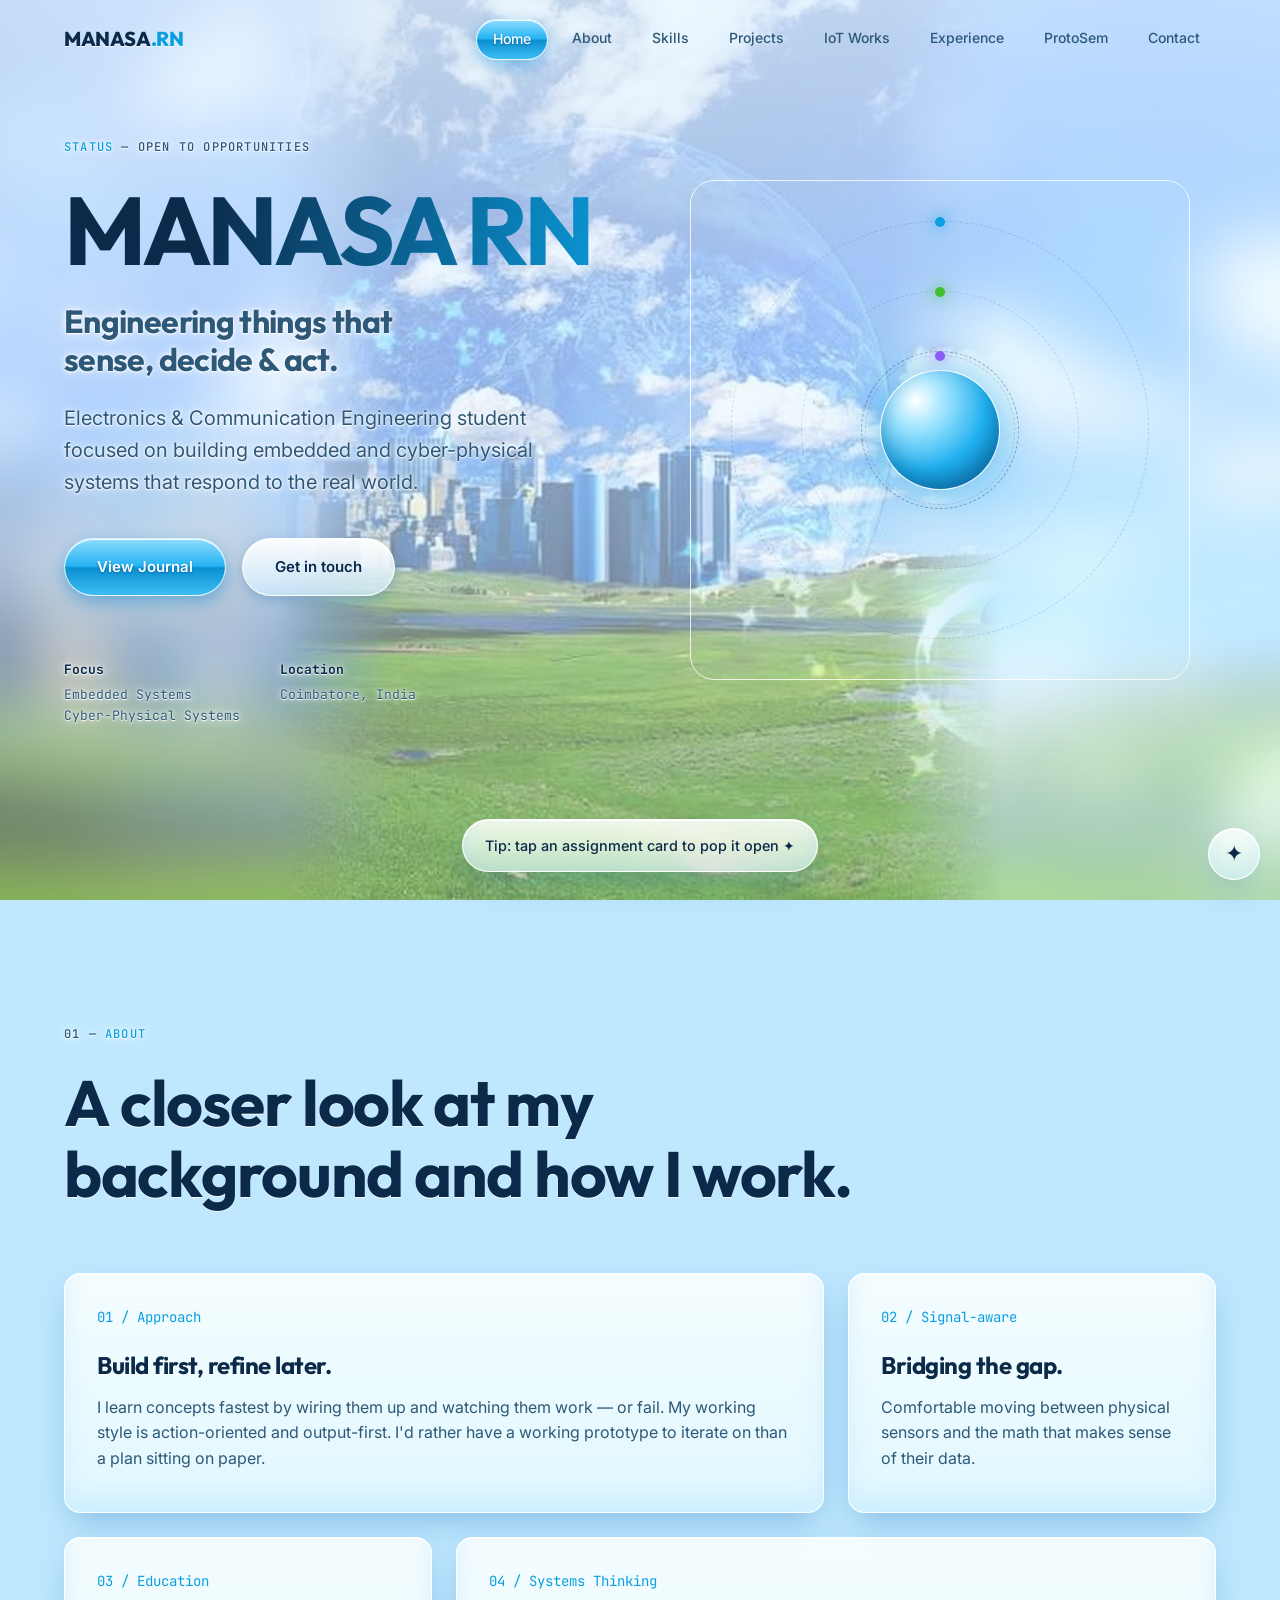
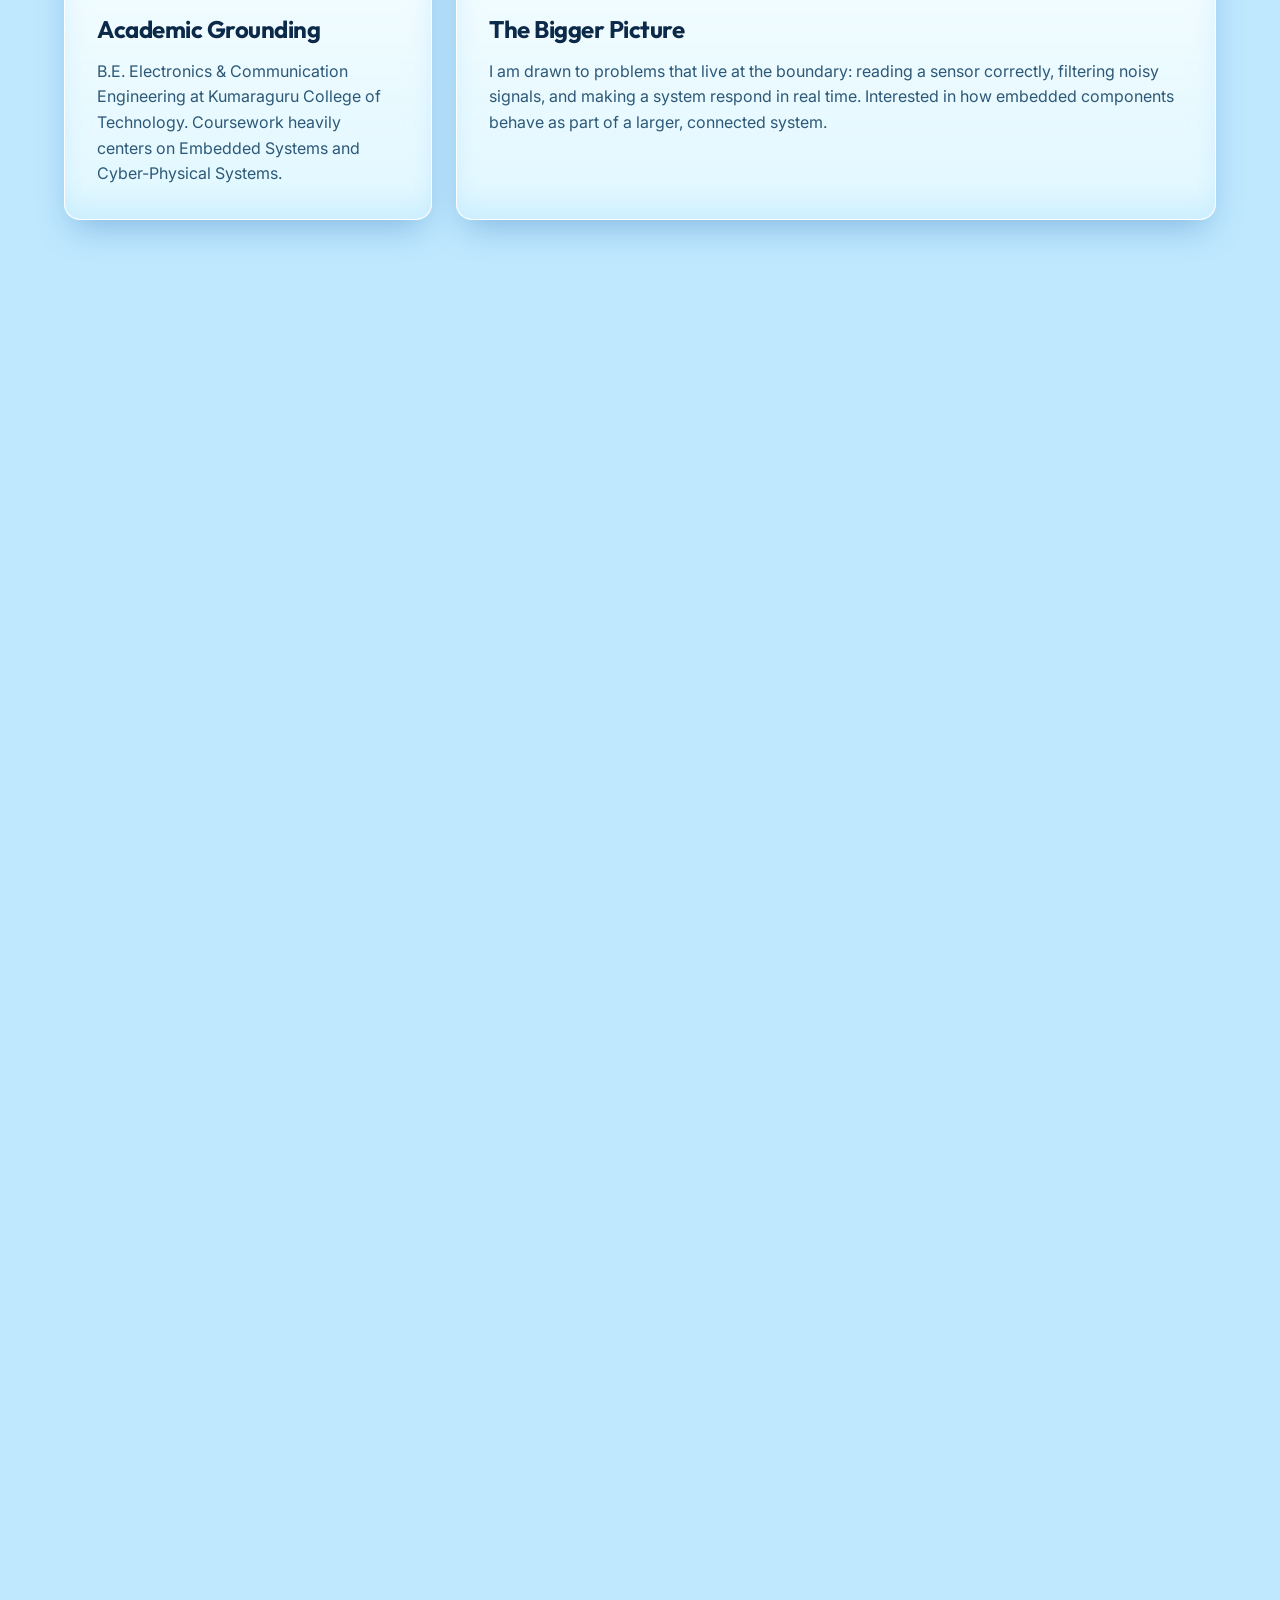
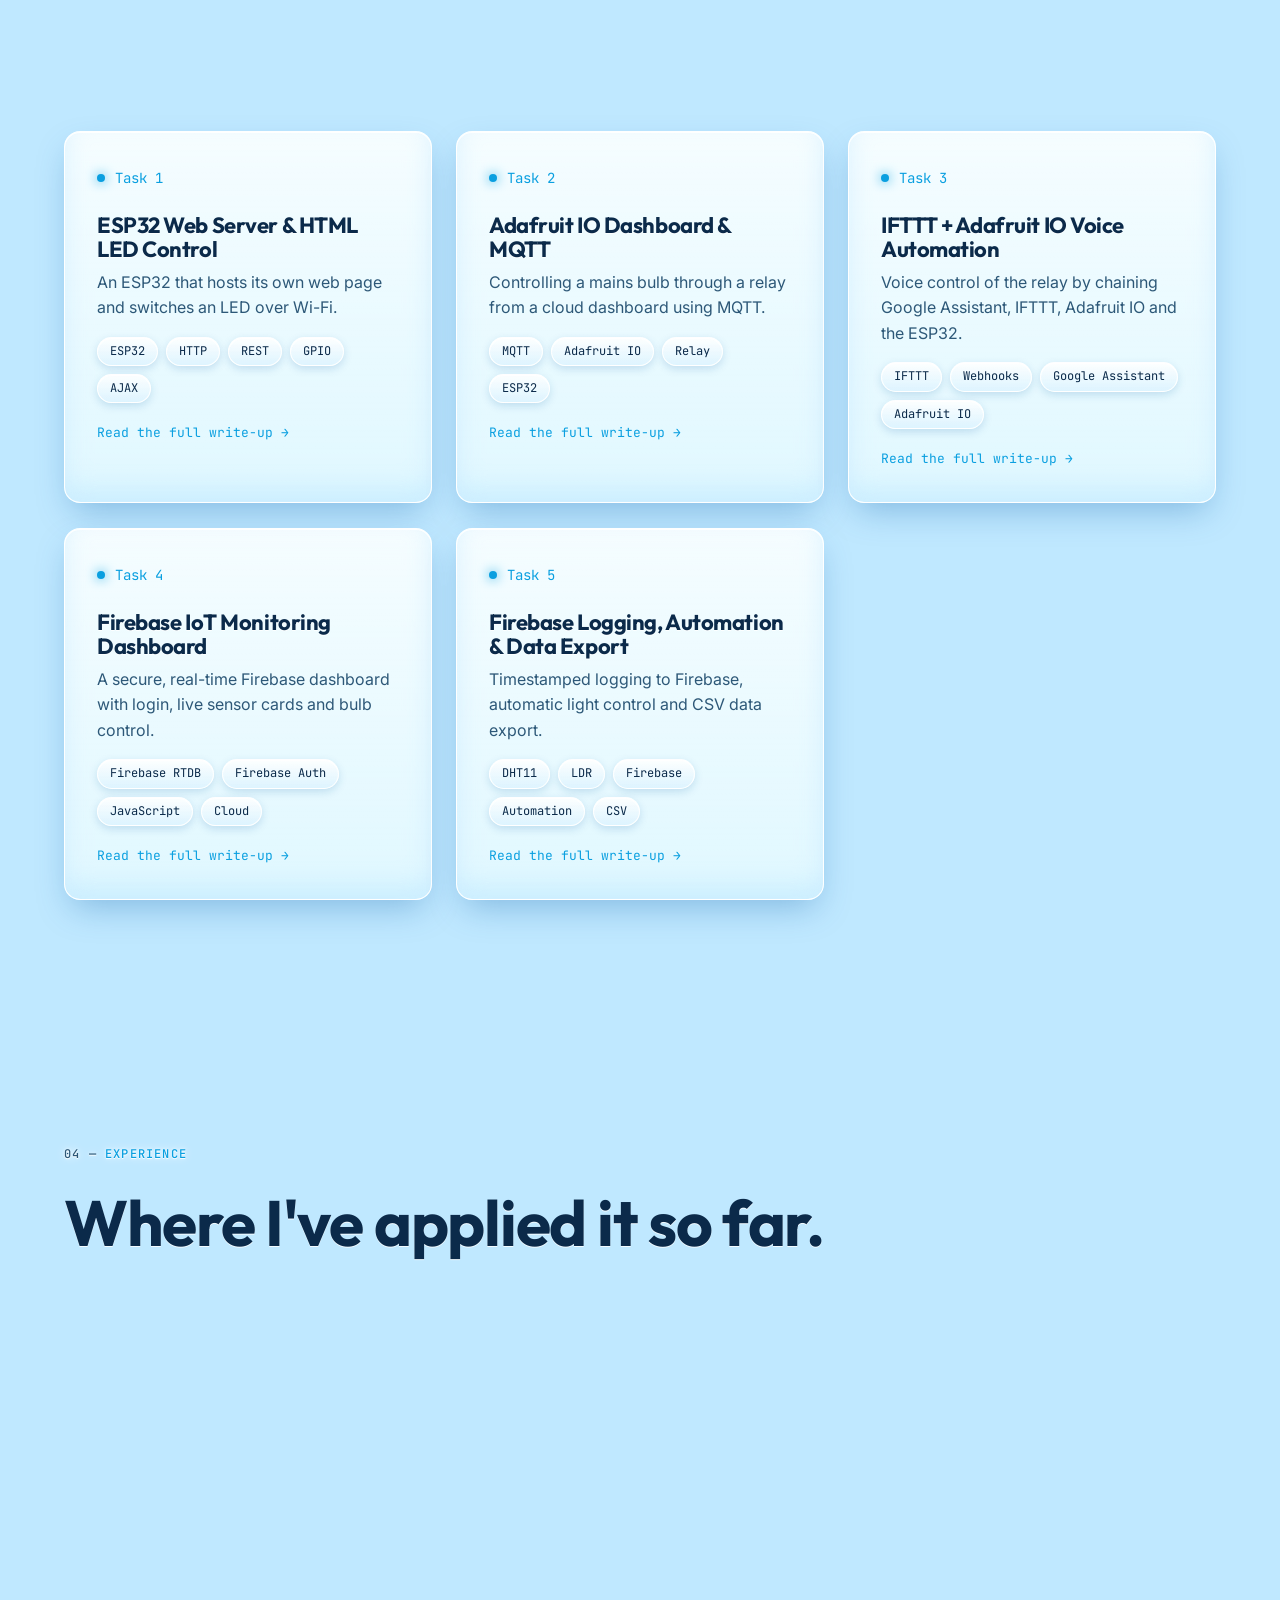
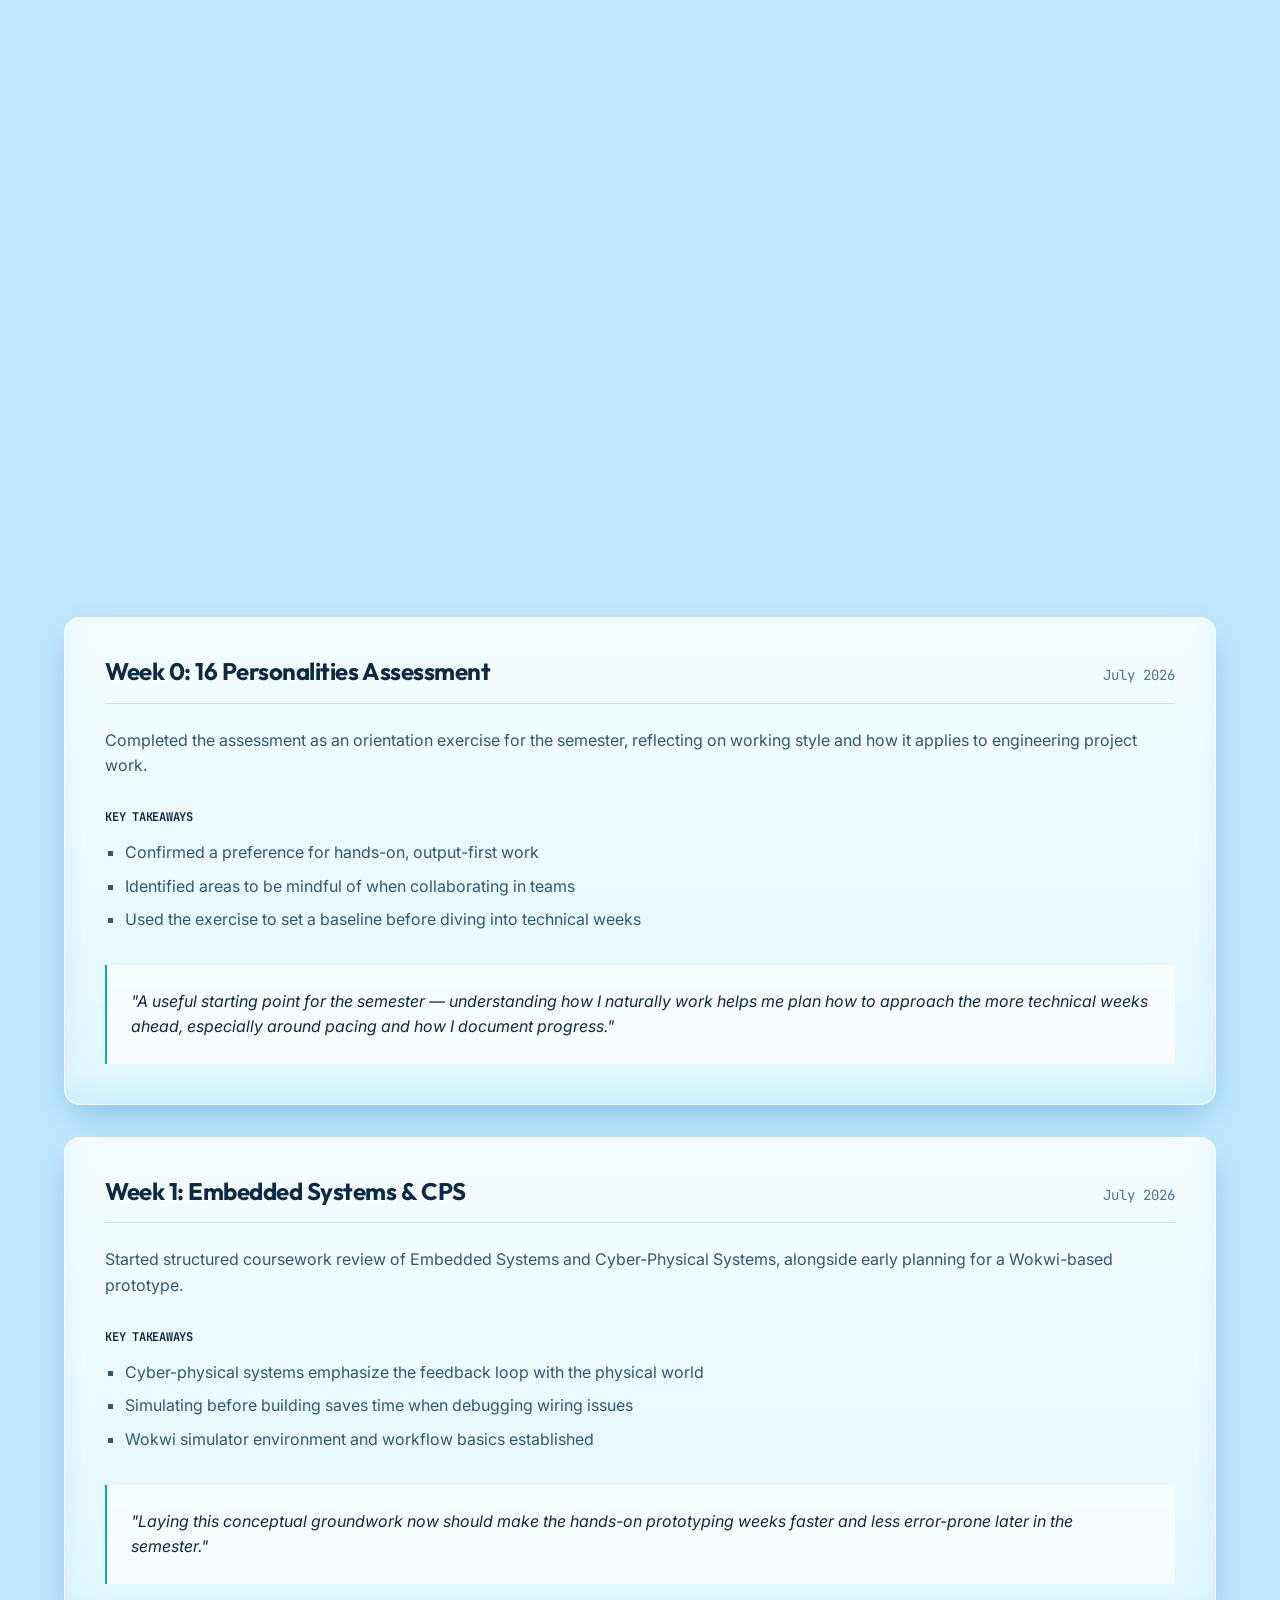
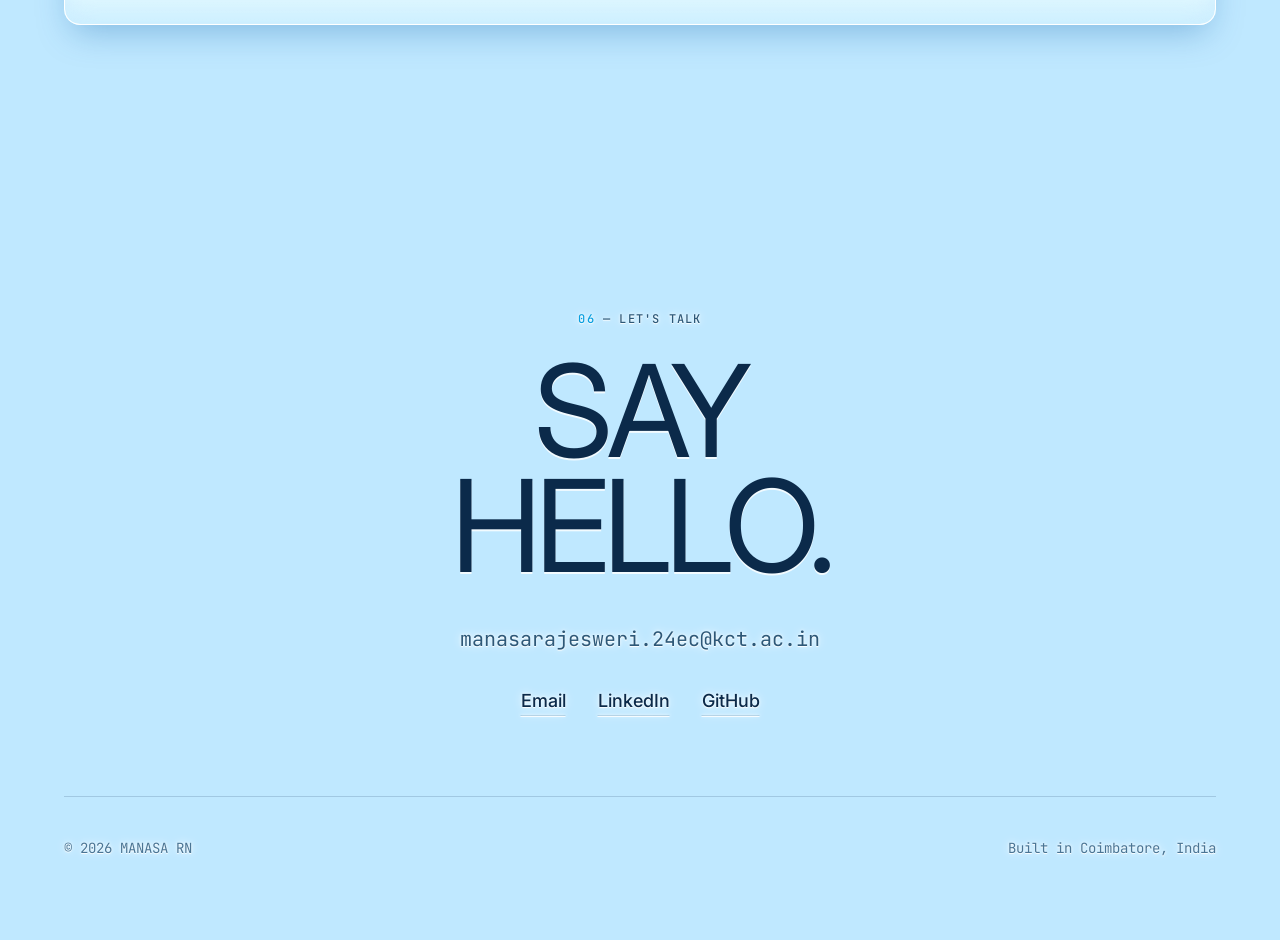
<file: index.html>
<!DOCTYPE html>
<html lang="en" data-theme="aero">
<head>
<meta charset="UTF-8">
<meta name="viewport" content="width=device-width, initial-scale=1.0">
<title>MANASA RN — ECE Portfolio</title>
<meta name="description" content="Portfolio of Manasa RN, an Electronics & Communication Engineering student at Kumaraguru College of Technology, building embedded and cyber-physical systems.">
<meta name="theme-color" content="#09090b">
<meta property="og:type" content="website">
<meta property="og:title" content="MANASA RN — ECE Portfolio">
<meta property="og:description" content="Embedded & cyber-physical systems. Engineering things that sense, decide & act.">
<meta property="og:url" content="https://manasarn30-cloud.github.io/manasa-portfolio/">
<meta name="twitter:card" content="summary">
<link rel="canonical" href="https://manasarn30-cloud.github.io/manasa-portfolio/">
<link rel="icon" href="data:image/svg+xml,%3Csvg xmlns='http://www.w3.org/2000/svg' viewBox='0 0 64 64'%3E%3Crect width='64' height='64' rx='14' fill='%2309090b'/%3E%3Ctext x='32' y='43' font-family='Arial' font-weight='800' font-size='30' text-anchor='middle' fill='%233b82f6'%3EM%3C/text%3E%3C/svg%3E">
<link rel="preconnect" href="https://fonts.googleapis.com">
<link href="https://fonts.googleapis.com/css2?family=Inter:wght@400;500;600&family=Outfit:wght@500;700;800&family=JetBrains+Mono:wght@400;500&display=swap" rel="stylesheet">
<script>try{var d=document.documentElement,s=localStorage;d.dataset.theme=s.getItem('theme')||'aero';d.dataset.motion=s.getItem('motion')||(matchMedia('(prefers-reduced-motion: reduce)').matches?'off':'full');d.dataset.pop=s.getItem('pop')||'zoom'}catch(e){}</script>
<link rel="stylesheet" href="assets/style.css">
</head>
<body>

<noscript><style>.reveal{opacity:1!important;transform:none!important}</style></noscript>
<canvas id="starfield" aria-hidden="true" style="position: fixed; inset: 0; z-index: -3; width: 100%; height: 100%; pointer-events: none;"></canvas>
<div class="bg-blobs" aria-hidden="true">
  <div class="bg-blob blob-1"></div>
  <div class="bg-blob blob-2"></div>
  <div class="bg-blob blob-3"></div>
</div>
<div class="bg-pattern" aria-hidden="true"></div>

<!-- ================= NAVBAR ================= -->
<nav class="navbar">
  <div class="container nav-inner">
    <a href="#home" class="logo">MANASA<span>.RN</span></a>
    <div class="nav-links" id="nav-links">
      <a href="#home">Home</a>
      <a href="#about">About</a>
      <a href="#skills">Skills</a>
      <a href="#projects">Projects</a>
      <a href="iot-works.html">IoT Works</a>
      <a href="#experience">Experience</a>
      <a href="#protosem">ProtoSem</a>
      <a href="#contact">Contact</a>
    </div>
    <button class="nav-toggle" aria-label="Toggle menu" aria-expanded="false" aria-controls="nav-links">&#9776;</button>
  </div>
</nav>

<!-- ================= HOME ================= -->
<section id="home" class="hero">
  <div class="container hero-layout">
    <div class="hero-content">
      <div class="eyebrow reveal"><span class="highlight">Status</span> — Open to opportunities</div>
      <h1 class="reveal" style="transition-delay: 0.1s; text-transform: uppercase;">
        MANASA RN
      </h1>
      <h2 class="reveal" style="transition-delay: 0.15s; font-size: clamp(1.5rem, 3vw, 2rem); margin-bottom: 24px; color: var(--text-secondary); line-height: 1.2;">
        Engineering things that <br>
        sense, decide &amp; <span class="accent">act.</span>
      </h2>
      <p class="reveal" style="transition-delay: 0.2s;">
        Electronics &amp; Communication Engineering student focused on building embedded and cyber-physical systems that respond to the real world.
      </p>
      <div class="btn-group reveal" style="transition-delay: 0.3s;">
        <a href="#protosem" class="btn btn-primary magnetic" data-strength="20">View Journal</a>
        <a href="#contact" class="btn btn-outline magnetic" data-strength="20">Get in touch</a>
      </div>
      
      <div class="hero-meta reveal" style="transition-delay: 0.4s;">
        <div>
          <strong>Focus</strong>
          Embedded Systems<br>Cyber-Physical Systems
        </div>
        <div>
          <strong>Location</strong>
          Coimbatore, India
        </div>
      </div>
    </div>
    
    <div class="hero-graphic reveal" aria-hidden="true" style="transition-delay: 0.2s;">
      <div class="core"></div>
    </div>
  </div>
</section>

<!-- ================= ABOUT ================= -->
<section id="about">
  <div class="container">
    <div class="section-header reveal">
      <div class="eyebrow">01 — <span class="highlight">About</span></div>
      <h2>A closer look at my background and how I work.</h2>
    </div>
    
    <div class="bento-grid">
      <!-- Card 1 -->
      <div class="spotlight-card bento-item span-2 reveal">
        <div class="spotlight-content">
          <div class="bento-num">01 / Approach</div>
          <h3>Build first, refine later.</h3>
          <p>I learn concepts fastest by wiring them up and watching them work — or fail. My working style is action-oriented and output-first. I'd rather have a working prototype to iterate on than a plan sitting on paper.</p>
        </div>
      </div>
      <!-- Card 2 -->
      <div class="spotlight-card bento-item reveal" style="transition-delay: 0.1s;">
        <div class="spotlight-content">
          <div class="bento-num">02 / Signal-aware</div>
          <h3>Bridging the gap.</h3>
          <p>Comfortable moving between physical sensors and the math that makes sense of their data.</p>
        </div>
      </div>
      <!-- Card 3 -->
      <div class="spotlight-card bento-item reveal">
        <div class="spotlight-content">
          <div class="bento-num">03 / Education</div>
          <h3>Academic Grounding</h3>
          <p>B.E. Electronics &amp; Communication Engineering at Kumaraguru College of Technology. Coursework heavily centers on Embedded Systems and Cyber-Physical Systems.</p>
        </div>
      </div>
      <!-- Card 4 -->
      <div class="spotlight-card bento-item span-2 reveal" style="transition-delay: 0.1s;">
        <div class="spotlight-content">
          <div class="bento-num">04 / Systems Thinking</div>
          <h3>The Bigger Picture</h3>
          <p>I am drawn to problems that live at the boundary: reading a sensor correctly, filtering noisy signals, and making a system respond in real time. Interested in how embedded components behave as part of a larger, connected system.</p>
        </div>
      </div>
    </div>
  </div>
</section>

<!-- ================= SKILLS ================= -->
<section id="skills">
  <div class="container">
    <div class="section-header reveal">
      <div class="eyebrow">02 — <span class="highlight">Toolkit</span></div>
      <h2>Hardware, firmware, and the math underneath.</h2>
    </div>
    
    <div class="skills-cluster reveal">
      <div class="skill-tag skill-weight-3">ESP32</div>
      <div class="skill-tag skill-weight-3">Embedded C</div>
      <div class="skill-tag skill-weight-2">STM32F103C8T6</div>
      <div class="skill-tag skill-weight-3">Sensor Integration</div>
      <div class="skill-tag skill-weight-2">Arduino</div>
      <div class="skill-tag skill-weight-1">MAX30102</div>
      <div class="skill-tag skill-weight-2">PID Control</div>
      <div class="skill-tag skill-weight-2">MQTT</div>
      <div class="skill-tag skill-weight-1">IIR Filters</div>
      <div class="skill-tag skill-weight-3">Firmware Development</div>
      <div class="skill-tag skill-weight-2">Serial / I2C</div>
      <div class="skill-tag skill-weight-1">Wokwi</div>
      <div class="skill-tag skill-weight-2">Circuit Design</div>
      <div class="skill-tag skill-weight-1">CAN Protocol</div>
      <div class="skill-tag skill-weight-2">Signal Processing</div>
    </div>
    <div class="skills-meta reveal">
      Size indicates relative working proficiency &amp; focus area.
    </div>
  </div>
</section>

<!-- ================= PROJECTS ================= -->
<section id="projects">
  <div class="container">
    <div class="section-header reveal">
      <div class="eyebrow">03 — <span class="highlight">Projects</span></div>
      <h2>From a blinking LED to a cloud-connected monitor.</h2>
    </div>
    <p class="reveal" style="color:var(--text-secondary);max-width:720px;margin-bottom:40px">A five-task IoT series: each task adds one layer to the same ESP32 system, from a local web server to cloud control, voice automation and a secure, logged dashboard. Every task has its own write-up with concepts, wiring, code, testing and reflection. <a href="iot-works.html" style="color:var(--accent);text-decoration:underline">Read the IoT Works log →</a></p>
    <div class="proj-grid"><a class="spotlight-card proj-card reveal" href="task1.html"><div class="spotlight-content"><div class="bento-num">Task 1</div><h3>ESP32 Web Server & HTML LED Control</h3><p>An ESP32 that hosts its own web page and switches an LED over Wi-Fi.</p><div class="chip-row" style="margin:0 0 16px"><span class="chip">ESP32</span><span class="chip">HTTP</span><span class="chip">REST</span><span class="chip">GPIO</span><span class="chip">AJAX</span></div><span class="go">Read the full write-up →</span></div></a><a class="spotlight-card proj-card reveal" href="task2.html"><div class="spotlight-content"><div class="bento-num">Task 2</div><h3>Adafruit IO Dashboard & MQTT</h3><p>Controlling a mains bulb through a relay from a cloud dashboard using MQTT.</p><div class="chip-row" style="margin:0 0 16px"><span class="chip">MQTT</span><span class="chip">Adafruit IO</span><span class="chip">Relay</span><span class="chip">ESP32</span></div><span class="go">Read the full write-up →</span></div></a><a class="spotlight-card proj-card reveal" href="task3.html"><div class="spotlight-content"><div class="bento-num">Task 3</div><h3>IFTTT + Adafruit IO Voice Automation</h3><p>Voice control of the relay by chaining Google Assistant, IFTTT, Adafruit IO and the ESP32.</p><div class="chip-row" style="margin:0 0 16px"><span class="chip">IFTTT</span><span class="chip">Webhooks</span><span class="chip">Google Assistant</span><span class="chip">Adafruit IO</span></div><span class="go">Read the full write-up →</span></div></a><a class="spotlight-card proj-card reveal" href="task4.html"><div class="spotlight-content"><div class="bento-num">Task 4</div><h3>Firebase IoT Monitoring Dashboard</h3><p>A secure, real-time Firebase dashboard with login, live sensor cards and bulb control.</p><div class="chip-row" style="margin:0 0 16px"><span class="chip">Firebase RTDB</span><span class="chip">Firebase Auth</span><span class="chip">JavaScript</span><span class="chip">Cloud</span></div><span class="go">Read the full write-up →</span></div></a><a class="spotlight-card proj-card reveal" href="task5.html"><div class="spotlight-content"><div class="bento-num">Task 5</div><h3>Firebase Logging, Automation & Data Export</h3><p>Timestamped logging to Firebase, automatic light control and CSV data export.</p><div class="chip-row" style="margin:0 0 16px"><span class="chip">DHT11</span><span class="chip">LDR</span><span class="chip">Firebase</span><span class="chip">Automation</span><span class="chip">CSV</span></div><span class="go">Read the full write-up →</span></div></a></div>
  </div>
</section>

<!-- ================= EXPERIENCE ================= -->
<section id="experience">
  <div class="container">
    <div class="section-header reveal">
      <div class="eyebrow">04 — <span class="highlight">Experience</span></div>
      <h2>Where I've applied it so far.</h2>
    </div>
    
    <div class="exp-list">
      <div class="exp-item reveal">
        <div class="exp-meta">2ND YEAR</div>
        <div>
          <h3 class="exp-role">Embedded Systems Intern</h3>
          <div class="exp-org">Internship — Embedded Systems</div>
          <p class="exp-desc">Hands-on work in embedded systems, building on foundational electronics knowledge from the first year internship and coursework in embedded and cyber-physical systems.</p>
        </div>
      </div>
      
      <div class="exp-item reveal">
        <div class="exp-meta">1ST YEAR</div>
        <div>
          <h3 class="exp-role">Intern</h3>
          <div class="exp-org">Salzer Electronics</div>
          <p class="exp-desc">First exposure to industry-level electronics work, laying the groundwork for later, more focused embedded systems experience.</p>
        </div>
      </div>
    </div>
  </div>
</section>

<!-- ================= PROTOSEM ================= -->
<section id="protosem">
  <div class="container">
    <div class="section-header reveal">
      <div class="eyebrow">05 — <span class="highlight">ProtoSem Journal</span></div>
      <h2>A running log of what I build, learn, and reflect on.</h2>
    </div>
    
    <div class="protosem-list">
      <!-- Week 0 -->
      <div class="spotlight-card protosem-card reveal">
        <div class="spotlight-content">
          <div class="protosem-header">
            <h3>Week 0: 16 Personalities Assessment</h3>
            <span>July 2026</span>
          </div>
          <div class="protosem-content">
            <p>Completed the assessment as an orientation exercise for the semester, reflecting on working style and how it applies to engineering project work.</p>
            
            <h4>Key Takeaways</h4>
            <ul>
              <li>Confirmed a preference for hands-on, output-first work</li>
              <li>Identified areas to be mindful of when collaborating in teams</li>
              <li>Used the exercise to set a baseline before diving into technical weeks</li>
            </ul>
            
            <div class="protosem-reflection">
              "A useful starting point for the semester — understanding how I naturally work helps me plan how to approach the more technical weeks ahead, especially around pacing and how I document progress."
            </div>
          </div>
        </div>
      </div>
      
      <!-- Week 1 -->
      <div class="spotlight-card protosem-card reveal">
        <div class="spotlight-content">
          <div class="protosem-header">
            <h3>Week 1: Embedded Systems &amp; CPS</h3>
            <span>July 2026</span>
          </div>
          <div class="protosem-content">
            <p>Started structured coursework review of Embedded Systems and Cyber-Physical Systems, alongside early planning for a Wokwi-based prototype.</p>
            
            <h4>Key Takeaways</h4>
            <ul>
              <li>Cyber-physical systems emphasize the feedback loop with the physical world</li>
              <li>Simulating before building saves time when debugging wiring issues</li>
              <li>Wokwi simulator environment and workflow basics established</li>
            </ul>
            
            <div class="protosem-reflection">
              "Laying this conceptual groundwork now should make the hands-on prototyping weeks faster and less error-prone later in the semester."
            </div>
          </div>
        </div>
      </div>

      <!-- ==========================================
           TEMPLATE FOR NEW PROTOSEM WEEK
           (Copy and paste this block below for new weeks)
           ========================================== -->
      <!-- 
      <div class="spotlight-card protosem-card reveal">
        <div class="spotlight-content">
          <div class="protosem-header">
            <h3>Week X: [Title Here]</h3>
            <span>[Month Year]</span>
          </div>
          <div class="protosem-content">
            <p>[Brief description of what was done.]</p>
            
            <h4>Key Takeaways</h4>
            <ul>
              <li>[Takeaway 1]</li>
              <li>[Takeaway 2]</li>
              <li>[Takeaway 3]</li>
            </ul>
            
            <div class="protosem-reflection">
              "[Reflection quote here]"
            </div>
          </div>
        </div>
      </div>
      -->
      <!-- ========================================== -->

    </div>
  </div>
</section>

<!-- ================= CONTACT / FOOTER ================= -->
<section id="contact" class="contact-section">
  <div class="container">
    <div class="eyebrow reveal"><span class="highlight">06</span> — Let's talk</div>
    <a href="mailto:manasarajesweri.24ec@kct.ac.in" class="contact-heading reveal" style="display: block;">
      SAY<br>HELLO.
    </a>
    <a href="mailto:manasarajesweri.24ec@kct.ac.in" class="contact-email reveal">manasarajesweri.24ec@kct.ac.in</a>
    <div class="contact-links reveal">
      <a href="mailto:manasarajesweri.24ec@kct.ac.in">Email</a>
      <a href="https://linkedin.com/in/manasa-r-n-294183305" target="_blank" rel="noopener">LinkedIn</a>
      <a href="https://github.com/manasarn30-cloud" target="_blank" rel="noopener">GitHub</a>
    </div>
    
    <div class="footer-bottom reveal">
      <span>© 2026 MANASA RN</span>
      <span>Built in Coimbatore, India</span>
    </div>
  </div>
</section>

<!-- ================= SCRIPTS ================= -->
<script src="assets/site.js" defer></script>

</body>
</html>
</file>
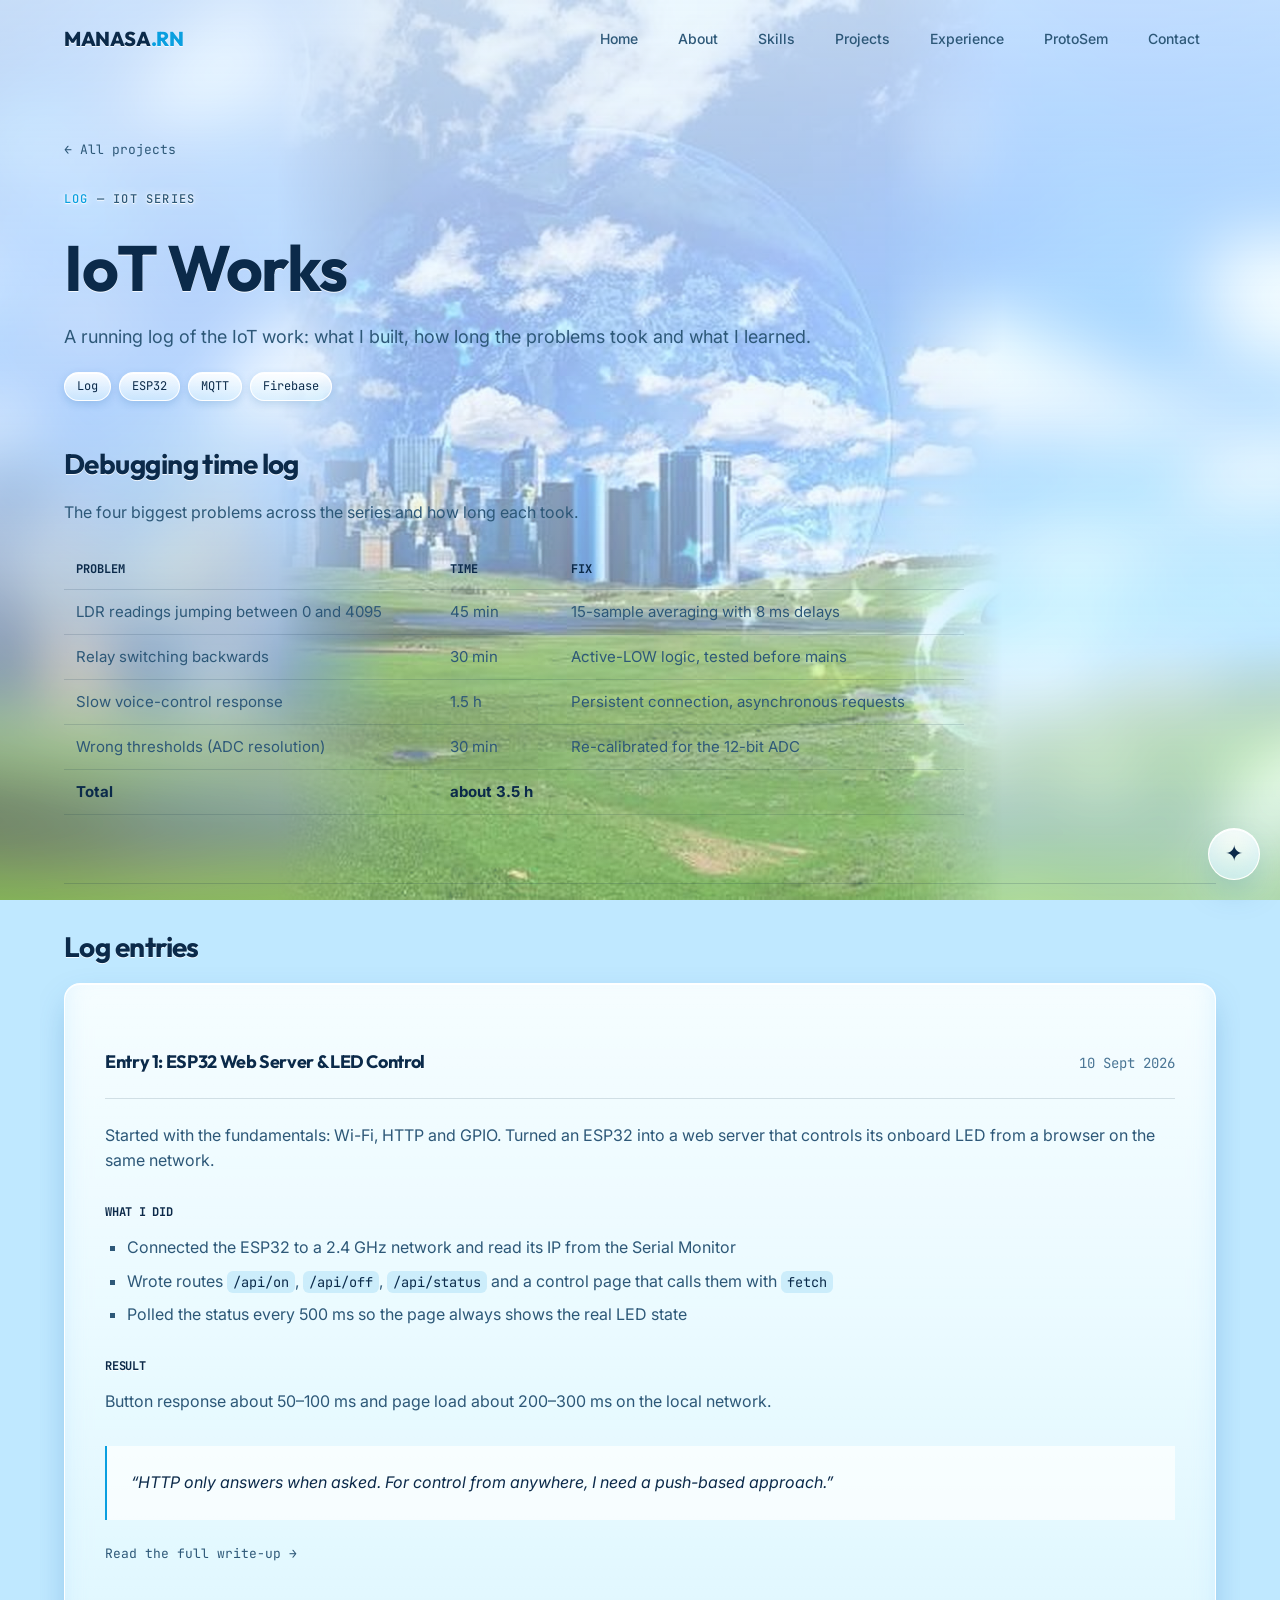
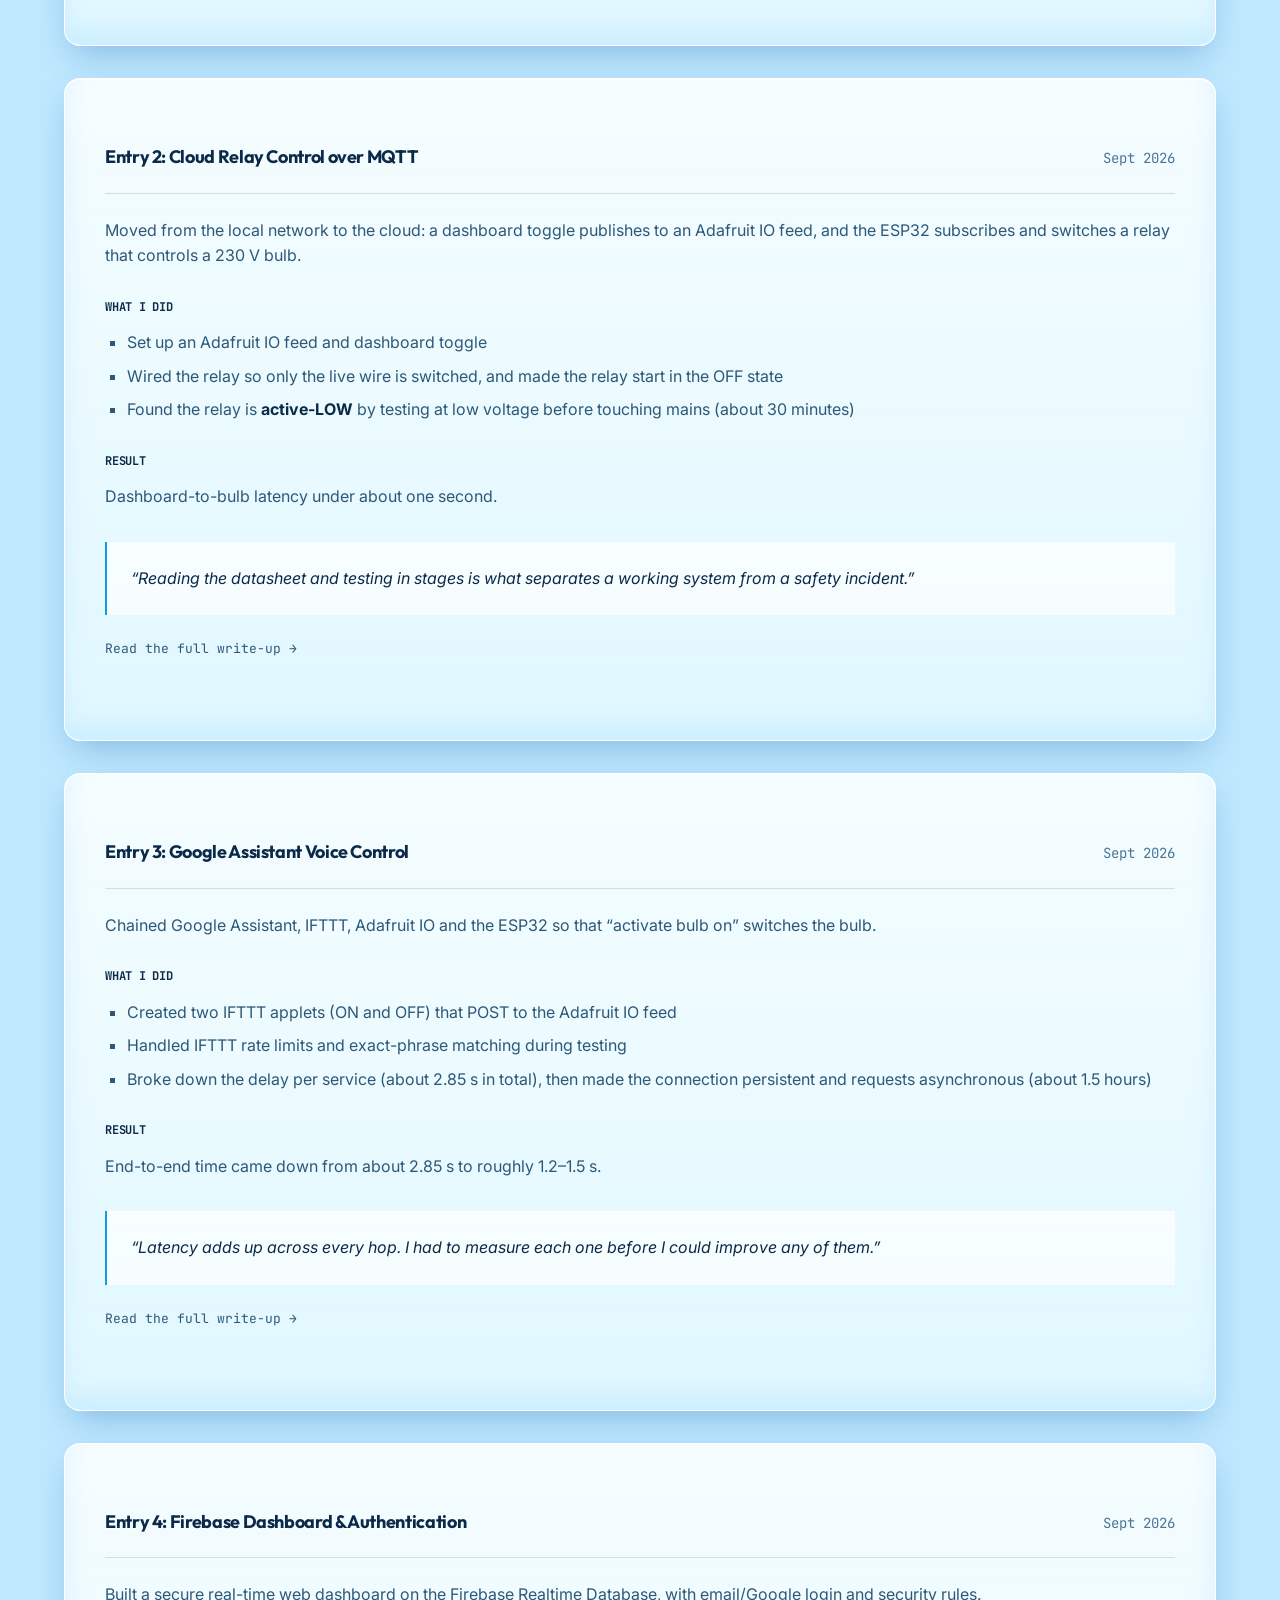
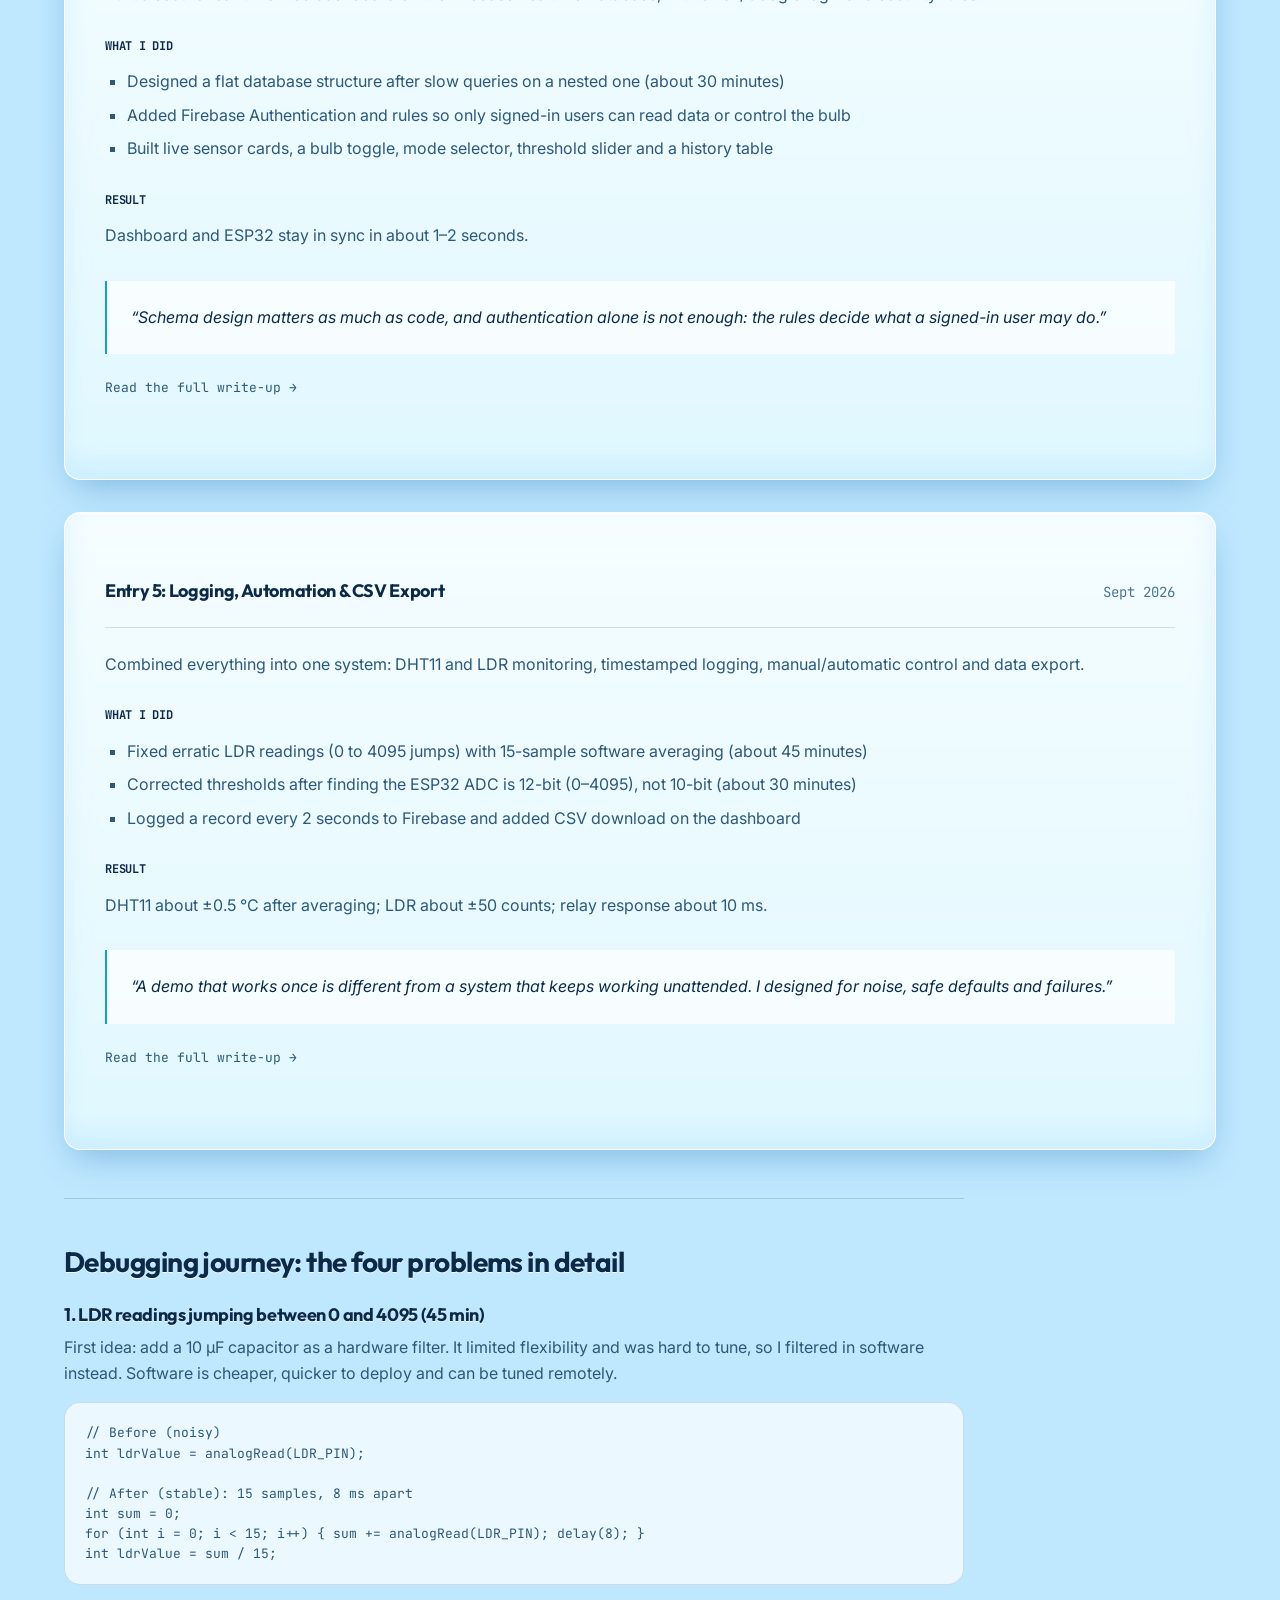
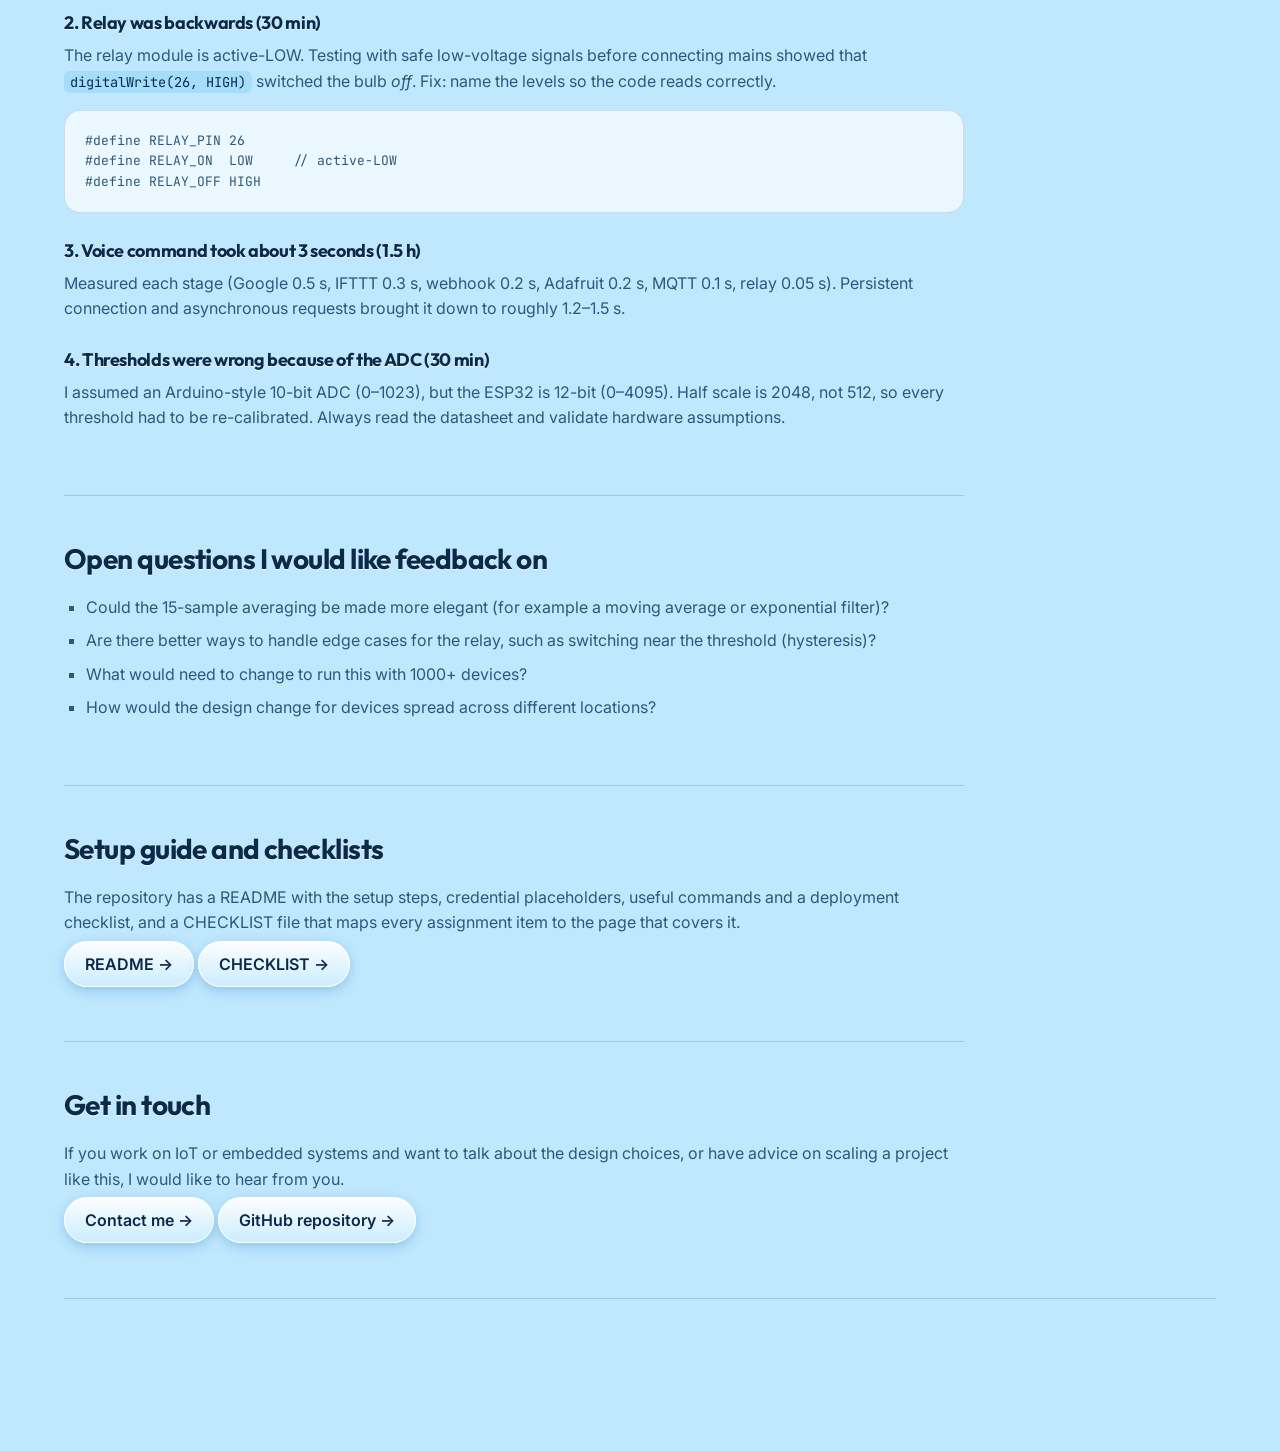
<file: iot-works.html>
<!DOCTYPE html>
<html lang="en" data-theme="aero">
<head>
<meta charset="UTF-8">
<meta name="viewport" content="width=device-width, initial-scale=1.0">
<title>IoT Works — MANASA RN</title>
<meta name="description" content="A running log of the IoT work: what I built, how long the problems took and what I learned.">
<meta name="theme-color" content="#09090b">
<link rel="icon" href="data:image/svg+xml,%3Csvg xmlns='http://www.w3.org/2000/svg' viewBox='0 0 64 64'%3E%3Crect width='64' height='64' rx='14' fill='%2309090b'/%3E%3Ctext x='32' y='43' font-family='Arial' font-weight='800' font-size='30' text-anchor='middle' fill='%233b82f6'%3EM%3C/text%3E%3C/svg%3E">
<link rel="preconnect" href="https://fonts.googleapis.com">
<link href="https://fonts.googleapis.com/css2?family=Inter:wght@400;500;600&family=Outfit:wght@500;700;800&family=JetBrains+Mono:wght@400;500&display=swap" rel="stylesheet">
<script>try{var d=document.documentElement,s=localStorage;d.dataset.theme=s.getItem('theme')||'aero';d.dataset.motion=s.getItem('motion')||(matchMedia('(prefers-reduced-motion: reduce)').matches?'off':'full');d.dataset.pop=s.getItem('pop')||'zoom'}catch(e){}</script>
<link rel="stylesheet" href="assets/style.css">
</head>
<body>
<canvas id="starfield" aria-hidden="true" style="position: fixed; inset: 0; z-index: -3; width: 100%; height: 100%; pointer-events: none;"></canvas>
<div class="bg-blobs" aria-hidden="true"><div class="bg-blob blob-1"></div><div class="bg-blob blob-2"></div><div class="bg-blob blob-3"></div></div>
<div class="bg-pattern" aria-hidden="true"></div>
<nav class="navbar">
  <div class="container nav-inner">
    <a href="index.html#home" class="logo">MANASA<span>.RN</span></a>
    <div class="nav-links" id="nav-links">
      <a href="index.html#home">Home</a>
      <a href="index.html#about">About</a>
      <a href="index.html#skills">Skills</a>
      <a href="index.html#projects">Projects</a>
      <a href="index.html#experience">Experience</a>
      <a href="index.html#protosem">ProtoSem</a>
      <a href="index.html#contact">Contact</a>
    </div>
    <button class="nav-toggle" aria-label="Toggle menu" aria-expanded="false" aria-controls="nav-links">&#9776;</button>
  </div>
</nav>
<main class="container doc">
  <header class="task-hero">
    <a class="back-link" href="index.html#projects">← All projects</a>
    <div class="eyebrow"><span class="highlight">Log</span> — IoT series</div>
    <h1>IoT Works</h1>
    <p>A running log of the IoT work: what I built, how long the problems took and what I learned.</p>
    <div class="chip-row"><span class="chip">Log</span><span class="chip">ESP32</span><span class="chip">MQTT</span><span class="chip">Firebase</span></div>
  </header>
  <div class="doc-section" style="border-top:0;padding-top:0"><h2>Debugging time log</h2>
<p>The four biggest problems across the series and how long each took.</p><div class="table-scroll"><table><thead><tr><th>Problem</th><th>Time</th><th>Fix</th></tr></thead><tbody><tr><td>LDR readings jumping between 0 and 4095</td><td>45&nbsp;min</td><td>15-sample averaging with 8&nbsp;ms delays</td></tr><tr><td>Relay switching backwards</td><td>30&nbsp;min</td><td>Active-LOW logic, tested before mains</td></tr><tr><td>Slow voice-control response</td><td>1.5&nbsp;h</td><td>Persistent connection, asynchronous requests</td></tr><tr><td>Wrong thresholds (ADC resolution)</td><td>30&nbsp;min</td><td>Re-calibrated for the 12-bit ADC</td></tr><tr><td><strong>Total</strong></td><td><strong>about 3.5&nbsp;h</strong></td><td></td></tr></tbody></table></div></div>
<div class="doc-section" style="max-width:none"><h2>Log entries</h2>
<div class="protosem-list"><div class="spotlight-card protosem-card"><div class="spotlight-content">
<div class="protosem-header"><h3>Entry 1: ESP32 Web Server &amp; LED Control</h3><span>10 Sept 2026</span></div>
<div class="protosem-content"><p>Started with the fundamentals: Wi-Fi, HTTP and GPIO. Turned an ESP32 into a web server that controls its onboard LED from a browser on the same network.</p>
<h4>What I did</h4><ul><li>Connected the ESP32 to a 2.4&nbsp;GHz network and read its IP from the Serial Monitor</li><li>Wrote routes <code>/api/on</code>, <code>/api/off</code>, <code>/api/status</code> and a control page that calls them with <code>fetch</code></li><li>Polled the status every 500&nbsp;ms so the page always shows the real LED state</li></ul>
<h4>Result</h4><p>Button response about 50&ndash;100&nbsp;ms and page load about 200&ndash;300&nbsp;ms on the local network.</p>
<div class="protosem-reflection">&ldquo;HTTP only answers when asked. For control from anywhere, I need a push-based approach.&rdquo;</div>
<p style="margin-top:20px"><a class="back-link" href="task1.html">Read the full write-up →</a></p>
</div></div></div><div class="spotlight-card protosem-card"><div class="spotlight-content">
<div class="protosem-header"><h3>Entry 2: Cloud Relay Control over MQTT</h3><span>Sept 2026</span></div>
<div class="protosem-content"><p>Moved from the local network to the cloud: a dashboard toggle publishes to an Adafruit IO feed, and the ESP32 subscribes and switches a relay that controls a 230&nbsp;V bulb.</p>
<h4>What I did</h4><ul><li>Set up an Adafruit IO feed and dashboard toggle</li><li>Wired the relay so only the live wire is switched, and made the relay start in the OFF state</li><li>Found the relay is <strong>active-LOW</strong> by testing at low voltage before touching mains (about 30&nbsp;minutes)</li></ul>
<h4>Result</h4><p>Dashboard-to-bulb latency under about one second.</p>
<div class="protosem-reflection">&ldquo;Reading the datasheet and testing in stages is what separates a working system from a safety incident.&rdquo;</div>
<p style="margin-top:20px"><a class="back-link" href="task2.html">Read the full write-up →</a></p>
</div></div></div><div class="spotlight-card protosem-card"><div class="spotlight-content">
<div class="protosem-header"><h3>Entry 3: Google Assistant Voice Control</h3><span>Sept 2026</span></div>
<div class="protosem-content"><p>Chained Google Assistant, IFTTT, Adafruit IO and the ESP32 so that &ldquo;activate bulb on&rdquo; switches the bulb.</p>
<h4>What I did</h4><ul><li>Created two IFTTT applets (ON and OFF) that POST to the Adafruit IO feed</li><li>Handled IFTTT rate limits and exact-phrase matching during testing</li><li>Broke down the delay per service (about 2.85&nbsp;s in total), then made the connection persistent and requests asynchronous (about 1.5&nbsp;hours)</li></ul>
<h4>Result</h4><p>End-to-end time came down from about 2.85&nbsp;s to roughly 1.2&ndash;1.5&nbsp;s.</p>
<div class="protosem-reflection">&ldquo;Latency adds up across every hop. I had to measure each one before I could improve any of them.&rdquo;</div>
<p style="margin-top:20px"><a class="back-link" href="task3.html">Read the full write-up →</a></p>
</div></div></div><div class="spotlight-card protosem-card"><div class="spotlight-content">
<div class="protosem-header"><h3>Entry 4: Firebase Dashboard &amp; Authentication</h3><span>Sept 2026</span></div>
<div class="protosem-content"><p>Built a secure real-time web dashboard on the Firebase Realtime Database, with email/Google login and security rules.</p>
<h4>What I did</h4><ul><li>Designed a flat database structure after slow queries on a nested one (about 30&nbsp;minutes)</li><li>Added Firebase Authentication and rules so only signed-in users can read data or control the bulb</li><li>Built live sensor cards, a bulb toggle, mode selector, threshold slider and a history table</li></ul>
<h4>Result</h4><p>Dashboard and ESP32 stay in sync in about 1&ndash;2&nbsp;seconds.</p>
<div class="protosem-reflection">&ldquo;Schema design matters as much as code, and authentication alone is not enough: the rules decide what a signed-in user may do.&rdquo;</div>
<p style="margin-top:20px"><a class="back-link" href="task4.html">Read the full write-up →</a></p>
</div></div></div><div class="spotlight-card protosem-card"><div class="spotlight-content">
<div class="protosem-header"><h3>Entry 5: Logging, Automation &amp; CSV Export</h3><span>Sept 2026</span></div>
<div class="protosem-content"><p>Combined everything into one system: DHT11 and LDR monitoring, timestamped logging, manual/automatic control and data export.</p>
<h4>What I did</h4><ul><li>Fixed erratic LDR readings (0 to 4095 jumps) with 15-sample software averaging (about 45&nbsp;minutes)</li><li>Corrected thresholds after finding the ESP32 ADC is 12-bit (0&ndash;4095), not 10-bit (about 30&nbsp;minutes)</li><li>Logged a record every 2&nbsp;seconds to Firebase and added CSV download on the dashboard</li></ul>
<h4>Result</h4><p>DHT11 about ±0.5&nbsp;°C after averaging; LDR about ±50 counts; relay response about 10&nbsp;ms.</p>
<div class="protosem-reflection">&ldquo;A demo that works once is different from a system that keeps working unattended. I designed for noise, safe defaults and failures.&rdquo;</div>
<p style="margin-top:20px"><a class="back-link" href="task5.html">Read the full write-up →</a></p>
</div></div></div>
<!-- TEMPLATE FOR A NEW ENTRY: copy one entry above and edit the title, date, bullets and quote -->
</div></div><div class="doc-section"><h2>Debugging journey: the four problems in detail</h2><h3>1. LDR readings jumping between 0 and 4095 (45&nbsp;min)</h3>
<p>First idea: add a 10&nbsp;µF capacitor as a hardware filter. It limited flexibility and was hard to tune, so I filtered in software instead. Software is cheaper, quicker to deploy and can be tuned remotely.</p><pre class="diagram">// Before (noisy)
int ldrValue = analogRead(LDR_PIN);

// After (stable): 15 samples, 8 ms apart
int sum = 0;
for (int i = 0; i &lt; 15; i++) { sum += analogRead(LDR_PIN); delay(8); }
int ldrValue = sum / 15;</pre><h3>2. Relay was backwards (30&nbsp;min)</h3>
<p>The relay module is active-LOW. Testing with safe low-voltage signals before connecting mains showed that <code>digitalWrite(26, HIGH)</code> switched the bulb <em>off</em>. Fix: name the levels so the code reads correctly.</p><pre class="diagram">#define RELAY_PIN 26
#define RELAY_ON  LOW     // active-LOW
#define RELAY_OFF HIGH</pre><h3>3. Voice command took about 3 seconds (1.5&nbsp;h)</h3>
<p>Measured each stage (Google 0.5&nbsp;s, IFTTT 0.3&nbsp;s, webhook 0.2&nbsp;s, Adafruit 0.2&nbsp;s, MQTT 0.1&nbsp;s, relay 0.05&nbsp;s). Persistent connection and asynchronous requests brought it down to roughly 1.2&ndash;1.5&nbsp;s.</p>
<h3>4. Thresholds were wrong because of the ADC (30&nbsp;min)</h3>
<p>I assumed an Arduino-style 10-bit ADC (0&ndash;1023), but the ESP32 is 12-bit (0&ndash;4095). Half scale is 2048, not 512, so every threshold had to be re-calibrated. Always read the datasheet and validate hardware assumptions.</p></div><div class="doc-section"><h2>Open questions I would like feedback on</h2><ul><li>Could the 15-sample averaging be made more elegant (for example a moving average or exponential filter)?</li><li>Are there better ways to handle edge cases for the relay, such as switching near the threshold (hysteresis)?</li><li>What would need to change to run this with 1000+ devices?</li><li>How would the design change for devices spread across different locations?</li></ul></div><div class="doc-section"><h2>Setup guide and checklists</h2><p>The repository has a README with the setup steps, credential placeholders, useful commands and a deployment checklist, and a CHECKLIST file that maps every assignment item to the page that covers it.</p>
<p><a class="task-link" href="https://github.com/manasarn30-cloud/manasa-portfolio/blob/main/README.md" target="_blank" rel="noopener">README →</a> <a class="task-link" href="https://github.com/manasarn30-cloud/manasa-portfolio/blob/main/CHECKLIST.md" target="_blank" rel="noopener">CHECKLIST →</a></p></div><div class="doc-section"><h2>Get in touch</h2><p>If you work on IoT or embedded systems and want to talk about the design choices, or have advice on scaling a project like this, I would like to hear from you.</p>
<p><a class="task-link" href="index.html#contact">Contact me →</a> <a class="task-link" href="https://github.com/manasarn30-cloud/manasa-portfolio" target="_blank" rel="noopener">GitHub repository →</a></p></div>
  <div class="task-nav"><span></span><span></span></div>
</main>
<script src="assets/site.js" defer></script>
</body>
</html>
</file>
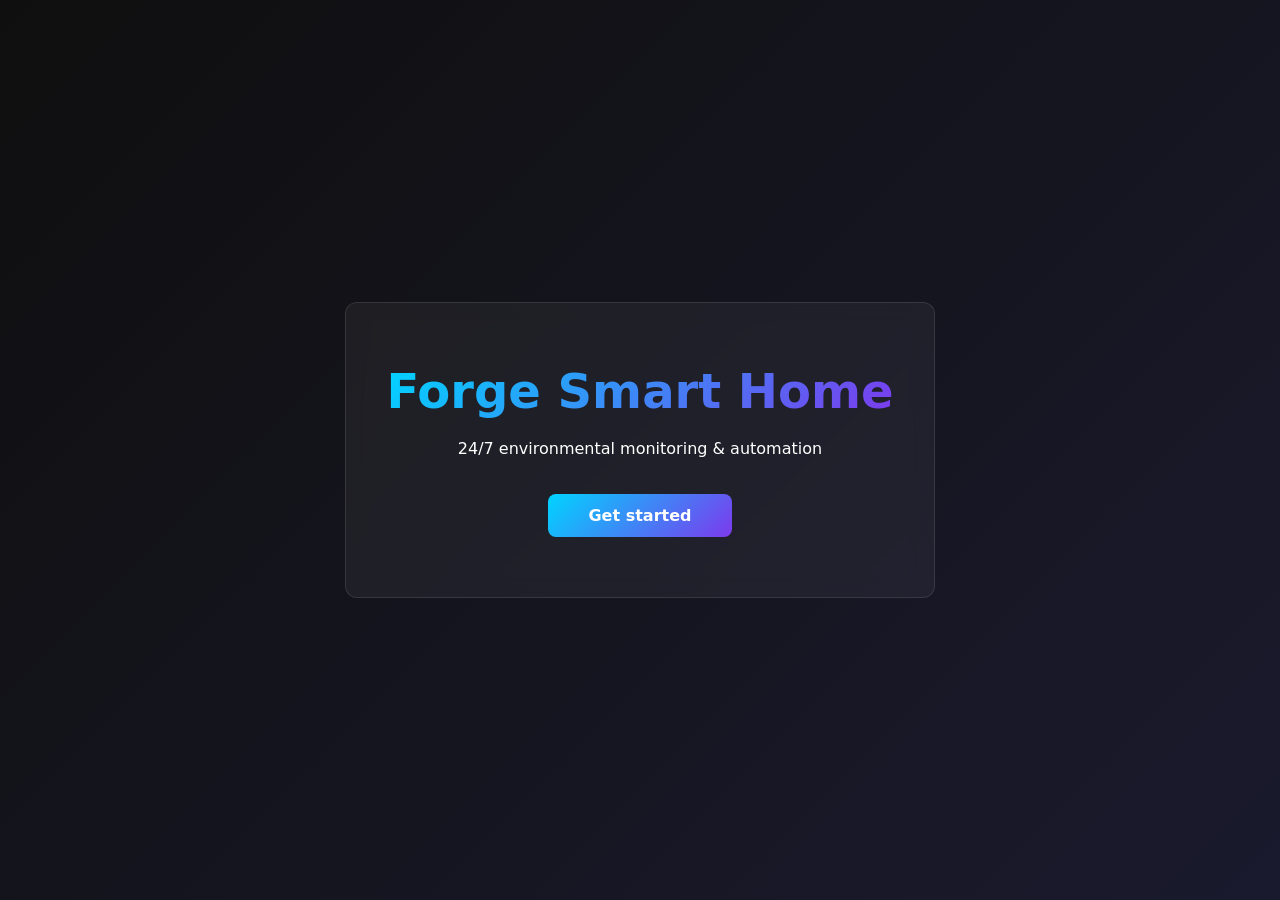
<file: code/task4_landing.html>
<!DOCTYPE html>
<html lang="en">
<head>
<meta charset="UTF-8">
<meta name="viewport" content="width=device-width, initial-scale=1.0">
<title>Forge Smart Home - Environmental Monitoring</title>
<style>
  body{margin:0;min-height:100vh;display:grid;place-items:center;background:linear-gradient(135deg,#0f0f0f,#1a1a2e);color:#fff;font-family:system-ui,sans-serif}
  .hero{backdrop-filter:blur(10px);background:rgba(255,255,255,.05);border:1px solid rgba(255,255,255,.1);border-radius:12px;padding:60px 40px;text-align:center;max-width:560px;margin:20px}
  h1{font-size:3em;margin:0 0 20px;background:linear-gradient(135deg,#00d4ff,#7c3aed);-webkit-background-clip:text;color:transparent}
  a.cta{display:inline-block;margin-top:20px;background:linear-gradient(135deg,#00d4ff,#7c3aed);padding:12px 40px;border-radius:8px;color:#fff;font-weight:700;text-decoration:none;transition:transform .3s}
  a.cta:hover{transform:scale(1.05)}
</style>
</head>
<body>
  <div class="hero">
    <h1>Forge Smart Home</h1>
    <p>24/7 environmental monitoring &amp; automation</p>
    <a class="cta" href="task4_dashboard.html">Get started</a>
  </div>
</body>
</html>
</file>
<file: assets/style.css>
/* ============================================================
   DESIGN SYSTEM & RESET
   ============================================================ */
:root {
  --bg-base: #09090b;
  --bg-surface: #18181b;
  --bg-elevated: #27272a;
  
  --text-primary: #fafafa;
  --text-secondary: #a1a1aa;
  --text-tertiary: #8b8b96;
  
  --accent: #3b82f6; /* Electric Blue */
  --accent-secondary: #ec4899; /* Vivid Pink */
  --accent-muted: rgba(59, 130, 246, 0.15);
  
  --border: rgba(255, 255, 255, 0.08);
  --border-hover: rgba(255, 255, 255, 0.15);
  
  --radius-sm: 8px;
  --radius-md: 16px;
  --radius-lg: 24px;
  
  --ease-spring: cubic-bezier(0.2, 0.8, 0.2, 1);
  --ease-out: cubic-bezier(0.16, 1, 0.3, 1);
}

* { margin: 0; padding: 0; box-sizing: border-box; }

html { scroll-behavior: smooth; background: var(--bg-base); }

@media (prefers-reduced-motion: reduce) {
  html { scroll-behavior: auto; }
  *, *::before, *::after {
    animation-duration: 0.01ms !important;
    animation-iteration-count: 1 !important;
    transition-duration: 0.01ms !important;
    scroll-behavior: auto !important;
  }
}

body {
  font-family: 'Inter', sans-serif;
  color: var(--text-primary);
  background-color: var(--bg-base);
  line-height: 1.6;
  overflow-x: hidden;
  -webkit-font-smoothing: antialiased;
}

h1, h2, h3, h4, h5 {
  font-family: 'Outfit', sans-serif;
  font-weight: 700;
  color: var(--text-primary);
  letter-spacing: -0.02em;
  line-height: 1.1;
}

a { color: inherit; text-decoration: none; }
ul { list-style: none; }

.container {
  width: 100%;
  max-width: 1200px;
  margin: 0 auto;
  padding: 0 24px;
}

/* Base utility for a high-tech ambient background pattern */
.bg-pattern {
  position: fixed;
  inset: 0;
  z-index: -1;
  background-image: radial-gradient(var(--text-tertiary) 1px, transparent 1px);
  background-size: 32px 32px;
  opacity: 0.15;
  pointer-events: none;
  mask-image: linear-gradient(to bottom, black 20%, transparent 100%);
  -webkit-mask-image: linear-gradient(to bottom, black 20%, transparent 100%);
}

.bg-blobs {
  position: fixed;
  inset: 0;
  z-index: -2;
  overflow: hidden;
  background: var(--bg-base);
}
.bg-blob {
  position: absolute;
  border-radius: 50%;
  filter: blur(90px);
  opacity: 0.45;
  animation: bgDrift 20s infinite alternate cubic-bezier(0.4, 0, 0.2, 1);
  will-change: transform;
}
.blob-1 {
  width: 55vw; height: 55vw;
  background: var(--accent);
  top: -10%; left: -10%;
  animation-duration: 25s;
}
.blob-2 {
  width: 50vw; height: 50vw;
  background: var(--accent-secondary);
  bottom: -20%; right: -10%;
  animation-duration: 22s;
  animation-delay: -5s;
}
.blob-3 {
  width: 40vw; height: 40vw;
  background: #8b5cf6; /* bridging purple */
  top: 30%; left: 30%;
  animation-duration: 28s;
  animation-delay: -10s;
}

@keyframes bgDrift {
  0% { transform: translate(0, 0) scale(1); }
  50% { transform: translate(10vw, 5vh) scale(1.1); }
  100% { transform: translate(-5vw, 15vh) scale(0.9); }
}

@media (prefers-reduced-motion: reduce) {
  .bg-blob { animation: none; opacity: 0.3; filter: blur(120px); transform: none; }
}

.eyebrow {
  display: inline-block;
  font-family: 'JetBrains Mono', monospace;
  font-size: 0.75rem;
  font-weight: 500;
  letter-spacing: 0.1em;
  text-transform: uppercase;
  color: var(--text-secondary);
  margin-bottom: 24px;
}
.eyebrow .highlight { color: var(--accent); }

/* ============================================================
   NAVIGATION
   ============================================================ */
.navbar {
  position: fixed;
  top: 0; left: 0; right: 0;
  height: 80px;
  display: flex;
  align-items: center;
  z-index: 100;
  transition: background 0.3s var(--ease-out), backdrop-filter 0.3s;
  border-bottom: 1px solid transparent;
}
.navbar.scrolled {
  background: rgba(9, 9, 11, 0.8);
  backdrop-filter: blur(12px);
  -webkit-backdrop-filter: blur(12px);
  border-bottom: 1px solid var(--border);
}
.nav-inner {
  display: flex;
  justify-content: space-between;
  align-items: center;
  width: 100%;
}
.logo {
  font-family: 'Outfit', sans-serif;
  font-weight: 800;
  font-size: 1.25rem;
  letter-spacing: -0.02em;
}
.logo span { color: var(--accent); }

.nav-links {
  display: flex;
  gap: 8px;
}
.nav-links a {
  font-size: 0.875rem;
  font-weight: 500;
  color: var(--text-secondary);
  padding: 8px 16px;
  border-radius: 100px;
  transition: all 0.2s var(--ease-out);
}
.nav-links a:hover {
  color: var(--text-primary);
  background: var(--bg-surface);
}
.nav-links a.active {
  color: var(--bg-base);
  background: var(--text-primary);
}

.nav-toggle { display: none; }

@media (max-width: 768px) {
  .nav-toggle { display: block; background:none; border:1px solid var(--border); border-radius: 8px; color:var(--text-primary); font-size:1.25rem; padding: 6px 12px; cursor: pointer; }
  .nav-links {
    display: none;
    position: absolute;
    top: 80px; left: 16px; right: 16px;
    flex-direction: column;
    gap: 4px;
    padding: 12px;
    background: rgba(24, 24, 27, 0.95);
    backdrop-filter: blur(12px);
    -webkit-backdrop-filter: blur(12px);
    border: 1px solid var(--border);
    border-radius: var(--radius-md);
  }
  .nav-links.open { display: flex; }
  /* lighter background on small screens */
  .bg-blob { animation: none; filter: blur(60px); opacity: 0.3; }
}

:focus-visible { outline: 2px solid var(--accent); outline-offset: 3px; border-radius: 4px; }
.contact-email { display:block; font-family:'JetBrains Mono',monospace; font-size: clamp(0.9rem, 2.5vw, 1.25rem); color: var(--text-secondary); margin-bottom: 32px; word-break: break-all; }
.contact-email:hover { color: var(--accent); }
.contact-links { flex-wrap: wrap; }

/* PROJECTS */
.project-list { display: grid; gap: 32px; }
.project-card { padding: 40px; }
.project-head { display: flex; justify-content: space-between; align-items: baseline; gap: 16px; flex-wrap: wrap; border-bottom: 1px solid var(--border); padding-bottom: 16px; margin-bottom: 24px; }
.project-head h3 { font-size: 1.5rem; }
.project-head span { font-family: 'JetBrains Mono', monospace; font-size: 0.8125rem; color: var(--text-tertiary); }
.project-card p { color: var(--text-secondary); margin-bottom: 16px; max-width: 760px; }
.project-card h4 { font-family: 'JetBrains Mono', monospace; font-size: 0.75rem; text-transform: uppercase; color: var(--accent-secondary); margin: 24px 0 12px; }
.project-card ul { list-style: square; padding-left: 20px; color: var(--text-secondary); }
.project-card li { margin-bottom: 8px; }
.chip-row { display: flex; flex-wrap: wrap; gap: 8px; margin-top: 20px; }
.chip { font-family: 'JetBrains Mono', monospace; font-size: 0.75rem; padding: 4px 12px; border-radius: 100px; border: 1px solid var(--border); color: var(--text-secondary); }
.project-flow { font-family: 'JetBrains Mono', monospace; font-size: 0.8125rem; color: var(--text-secondary); background: var(--bg-base); border-left: 2px solid var(--accent); padding: 16px 20px; margin: 20px 0; overflow-x: auto; white-space: nowrap; }

/* ============================================================
   BUTTONS (Magnetic behavior added via JS)
   ============================================================ */
.btn-group { display: flex; gap: 16px; flex-wrap: wrap; margin-top: 40px; }
.btn {
  display: inline-flex;
  align-items: center;
  justify-content: center;
  padding: 16px 32px;
  border-radius: 100px;
  font-size: 0.9375rem;
  font-weight: 600;
  cursor: pointer;
  border: 1px solid transparent;
  transition: background 0.3s, color 0.3s, border-color 0.3s, transform 0.1s;
}
.btn-primary {
  background: var(--text-primary);
  color: var(--bg-base);
}
.btn-primary:hover {
  background: var(--accent);
}
.btn-outline {
  background: transparent;
  color: var(--text-primary);
  border-color: var(--border);
}
.btn-outline:hover {
  border-color: var(--text-primary);
  background: var(--bg-surface);
}

/* ============================================================
   SPOTLIGHT CARD UTILITY
   ============================================================ */
.spotlight-card {
  position: relative;
  background: var(--bg-surface);
  border: 1px solid var(--border);
  border-radius: var(--radius-md);
  padding: 32px;
  overflow: hidden;
  transition: border-color 0.3s;
}
.spotlight-card::before {
  content: "";
  position: absolute;
  top: 0; left: 0; right: 0; bottom: 0;
  background: radial-gradient(800px circle at var(--mouse-x) var(--mouse-y), rgba(255,255,255,0.06), transparent 40%);
  opacity: 0;
  transition: opacity 0.3s;
  pointer-events: none;
  z-index: 0;
}
.spotlight-card:hover::before { opacity: 1; }
.spotlight-card:hover { border-color: var(--border-hover); }
.spotlight-content { position: relative; z-index: 1; }

/* ============================================================
   HERO SECTION
   ============================================================ */
.hero {
  min-height: 100vh;
  display: flex;
  align-items: center;
  padding-top: 80px;
}
.hero-layout {
  display: grid;
  grid-template-columns: 1fr 1fr;
  gap: 48px;
  align-items: center;
}
@media (max-width: 1024px) {
  .hero-layout { grid-template-columns: 1fr; padding-top: 60px; }
}

.hero-content h1 {
  font-size: clamp(3.5rem, 8vw, 6rem);
  letter-spacing: -0.04em;
  line-height: 1;
  margin-bottom: 24px;
}
.hero-content h1 .accent { color: var(--accent); }

.hero-content p {
  font-size: clamp(1.125rem, 2vw, 1.25rem);
  color: var(--text-secondary);
  max-width: 540px;
}
.hero-meta {
  margin-top: 64px;
  display: flex;
  gap: 40px;
  flex-wrap: wrap;
  font-family: 'JetBrains Mono', monospace;
  font-size: 0.8125rem;
  color: var(--text-secondary);
}
.hero-meta strong { color: var(--text-primary); display: block; margin-bottom: 4px; }

/* Abstract graphic right side */
.hero-graphic {
  position: relative;
  aspect-ratio: 1;
  width: 100%;
  max-width: 500px;
  margin: 0 auto;
  border: 1px solid var(--border);
  border-radius: var(--radius-lg);
  background: repeating-linear-gradient(
    45deg,
    transparent,
    transparent 10px,
    rgba(255,255,255,0.02) 10px,
    rgba(255,255,255,0.02) 20px
  );
  display: flex;
  align-items: center;
  justify-content: center;
}
.hero-graphic .core {
  width: 120px;
  height: 120px;
  background: var(--bg-elevated);
  border: 1px solid var(--accent);
  box-shadow: 0 0 40px var(--accent-muted);
  border-radius: 50%;
  position: relative;
}
.hero-graphic .core::after {
  content: '';
  position: absolute;
  inset: -20px;
  border: 1px dashed var(--text-tertiary);
  border-radius: 50%;
  animation: spin 20s linear infinite;
}
@keyframes spin { 100% { transform: rotate(360deg); } }
@media (prefers-reduced-motion: reduce) {
  .hero-graphic .core::after { animation: none; }
}

/* ============================================================
   SECTIONS & TYPOGRAPHY
   ============================================================ */
section { padding: 120px 0; position: relative; }
.section-header {
  margin-bottom: 64px;
}
.section-header h2 {
  font-size: clamp(2.5rem, 5vw, 4rem);
  max-width: 800px;
}

/* ============================================================
   ABOUT (Bento Layout)
   ============================================================ */
.bento-grid {
  display: grid;
  grid-template-columns: repeat(3, 1fr);
  grid-auto-rows: minmax(240px, auto);
  gap: 24px;
}
@media (max-width: 900px) {
  .bento-grid { grid-template-columns: 1fr; }
}

.bento-item {
  display: flex;
  flex-direction: column;
  justify-content: space-between;
}
.bento-item.span-2 { grid-column: span 2; }
@media (max-width: 900px) {
  .bento-item.span-2 { grid-column: span 1; }
}

.bento-item h3 { font-size: 1.5rem; margin-bottom: 16px; }
.bento-item p { color: var(--text-secondary); }

.bento-num {
  font-family: 'JetBrains Mono', monospace;
  font-size: 0.875rem;
  color: var(--accent);
  margin-bottom: auto;
  padding-bottom: 24px;
}

/* ============================================================
   SKILLS (Clustered Tags mapped to proficiency)
   ============================================================ */
.skills-cluster {
  display: flex;
  flex-wrap: wrap;
  gap: 12px;
  align-items: center;
  justify-content: center;
  max-width: 900px;
  margin: 0 auto;
  padding: 40px 0;
}
.skill-tag {
  font-family: 'Inter', sans-serif;
  font-weight: 500;
  border-radius: 100px;
  border: 1px solid var(--border);
  background: var(--bg-surface);
  transition: border-color 0.3s, color 0.3s;
  cursor: default;
}
.skill-tag:hover {
  border-color: var(--accent);
  color: var(--accent);
}
/* Variations based on 'proficiency' weighting */
.skill-weight-3 {
  font-size: 1.5rem;
  padding: 12px 24px;
  color: var(--text-primary);
  border-color: rgba(255,255,255,0.2);
}
.skill-weight-2 {
  font-size: 1.125rem;
  padding: 10px 20px;
  color: var(--text-secondary);
}
.skill-weight-1 {
  font-size: 0.875rem;
  padding: 8px 16px;
  color: var(--text-tertiary);
}
.skills-meta {
  text-align: center;
  margin-top: 40px;
  font-family: 'JetBrains Mono', monospace;
  font-size: 0.875rem;
  color: var(--text-tertiary);
}

/* ============================================================
   EXPERIENCE (Editorial layout)
   ============================================================ */
.exp-list {
  display: grid;
  gap: 40px;
}
.exp-item {
  display: grid;
  grid-template-columns: 200px 1fr;
  gap: 32px;
  padding-top: 40px;
  border-top: 1px solid var(--border);
}
@media (max-width: 768px) {
  .exp-item { grid-template-columns: 1fr; gap: 16px; }
}
.exp-meta {
  font-family: 'JetBrains Mono', monospace;
  font-size: 0.875rem;
  color: var(--text-secondary);
}
.exp-role {
  font-size: 1.5rem;
  margin-bottom: 8px;
}
.exp-org {
  color: var(--accent);
  margin-bottom: 16px;
  font-weight: 500;
}
.exp-desc { color: var(--text-secondary); max-width: 600px; }

/* ============================================================
   PROTOSEM
   ============================================================ */
.protosem-list {
  display: grid;
  grid-template-columns: 1fr;
  gap: 32px;
}
.protosem-card {
  padding: 40px;
}
.protosem-header {
  display: flex;
  justify-content: space-between;
  align-items: baseline;
  border-bottom: 1px solid var(--border);
  padding-bottom: 16px;
  margin-bottom: 24px;
}
.protosem-header h3 { font-size: 1.5rem; }
.protosem-header span { font-family: 'JetBrains Mono', monospace; font-size: 0.875rem; color: var(--text-tertiary); }
.protosem-content h4 {
  font-family: 'JetBrains Mono', monospace;
  font-size: 0.75rem;
  text-transform: uppercase;
  color: var(--accent-secondary);
  margin: 32px 0 16px;
}
.protosem-content p { color: var(--text-secondary); margin-bottom: 16px; }
.protosem-content ul { list-style: square; padding-left: 20px; color: var(--text-secondary); }
.protosem-content ul li { margin-bottom: 8px; }
.protosem-reflection {
  margin-top: 32px;
  padding: 24px;
  background: var(--bg-base);
  border-left: 2px solid var(--accent);
  color: var(--text-primary);
  font-style: italic;
}

/* ============================================================
   CONTACT / FOOTER
   ============================================================ */
.contact-section {
  padding: 160px 0 80px;
  text-align: center;
}
.contact-heading {
  font-size: clamp(4rem, 10vw, 10rem);
  line-height: 0.9;
  letter-spacing: -0.05em;
  margin-bottom: 40px;
  color: var(--text-primary);
  transition: color 0.3s;
}
.contact-heading:hover { color: var(--accent); }
.contact-links {
  display: flex;
  justify-content: center;
  gap: 32px;
  margin-bottom: 80px;
}
.contact-links a {
  font-size: 1.125rem;
  font-weight: 500;
  text-decoration: underline;
  text-decoration-color: var(--border);
  text-underline-offset: 8px;
  transition: text-decoration-color 0.3s, color 0.3s;
}
.contact-links a:hover {
  color: var(--accent);
  text-decoration-color: var(--accent);
}
.footer-bottom {
  display: flex;
  justify-content: space-between;
  align-items: center;
  padding-top: 40px;
  border-top: 1px solid var(--border);
  font-family: 'JetBrains Mono', monospace;
  font-size: 0.875rem;
  color: var(--text-tertiary);
}

/* ============================================================
   ANIMATIONS (Scroll Reveal)
   ============================================================ */
.reveal {
  opacity: 0;
  transform: translateY(40px) scale(0.95);
  transition: opacity 0.8s cubic-bezier(0.16, 1, 0.3, 1), transform 0.8s cubic-bezier(0.34, 1.56, 0.64, 1);
}
.reveal.is-visible {
  opacity: 1;
  transform: translateY(0) scale(1);
}
@media (prefers-reduced-motion: reduce) {
  .reveal { opacity: 1; transform: none; transition: none; }
}

/* ---------- TASK PAGES ---------- */
.task-hero { padding: 140px 0 48px; }
.task-hero h1 { font-size: clamp(2.25rem, 6vw, 4rem); margin-bottom: 20px; }
.task-hero p { color: var(--text-secondary); max-width: 760px; font-size: 1.125rem; }
.back-link { display:inline-block; font-family:'JetBrains Mono',monospace; font-size:.8125rem; color:var(--text-secondary); margin-bottom:24px; }
.back-link:hover { color: var(--accent); }
.doc { padding-bottom: 40px; }
.doc-section { padding: 48px 0; border-top: 1px solid var(--border); max-width: 900px; }
.doc-section h2 { font-size: 1.75rem; margin-bottom: 20px; }
.doc-section h3 { font-size: 1.125rem; margin: 28px 0 10px; }
.doc-section p { color: var(--text-secondary); margin-bottom: 16px; }
.doc-section ul, .doc-section ol { color: var(--text-secondary); padding-left: 22px; margin-bottom: 16px; }
.doc-section ul { list-style: square; }
.doc-section li { margin-bottom: 8px; }
.doc-section strong { color: var(--text-primary); }
.doc-section code, .doc-card code { font-family:'JetBrains Mono',monospace; font-size:.85em; background: var(--bg-elevated); padding: 2px 6px; border-radius: 6px; color: var(--text-primary); }
.doc-section table { width:100%; border-collapse: collapse; margin: 8px 0 20px; font-size: .9375rem; }
.doc-section th, .doc-section td { text-align:left; padding: 10px 12px; border-bottom: 1px solid var(--border); color: var(--text-secondary); vertical-align: top; }
.doc-section th { color: var(--text-primary); font-family:'JetBrains Mono',monospace; font-size:.75rem; text-transform: uppercase; }
.table-scroll { overflow-x:auto; }
pre.diagram, pre.code { background: var(--bg-surface); border:1px solid var(--border); border-radius: var(--radius-md); padding: 20px; overflow-x:auto; font-family:'JetBrains Mono',monospace; font-size:.8125rem; line-height:1.55; color: var(--text-secondary); margin: 12px 0 20px; }
pre.code { color: var(--text-primary); max-height: 560px; overflow:auto; }
details.code-box { margin: 12px 0 20px; }
details.code-box summary { cursor:pointer; padding: 12px 16px; background: var(--bg-surface); border:1px solid var(--border); border-radius: var(--radius-sm); font-weight:600; }
details.code-box[open] summary { border-bottom-left-radius:0; border-bottom-right-radius:0; }
details.code-box pre.code { margin-top:0; border-top-left-radius:0; border-top-right-radius:0; }
.callout { border-left: 2px solid var(--accent-secondary); background: var(--bg-surface); padding: 16px 20px; border-radius: 0 var(--radius-sm) var(--radius-sm) 0; margin: 16px 0 20px; color: var(--text-secondary); }
.callout.warn { border-left-color: #f59e0b; }
.callout strong { color: var(--text-primary); }
.media-block h3 { margin-top: 24px; }
.media-grid { display:grid; grid-template-columns: repeat(auto-fit, minmax(260px, 1fr)); gap: 16px; }
.media-grid figure { background: var(--bg-surface); border:1px solid var(--border); border-radius: var(--radius-md); overflow:hidden; }
.media-grid img, .media-grid video { display:block; width:100%; height:auto; }
.media-grid figcaption { padding: 10px 14px; font-size:.8125rem; color: var(--text-secondary); }
.task-nav { display:flex; justify-content: space-between; gap: 16px; flex-wrap: wrap; padding: 32px 0 80px; border-top: 1px solid var(--border); }
.task-link { font-weight: 600; padding: 12px 20px; border:1px solid var(--border); border-radius: 100px; }
.task-link:hover { border-color: var(--accent); color: var(--accent); }
.proj-card { display:block; padding: 32px; }
.proj-card h3 { font-size:1.375rem; margin-bottom: 8px; }
.proj-card p { color: var(--text-secondary); margin-bottom: 16px; }
.proj-card .go { font-family:'JetBrains Mono',monospace; font-size:.8125rem; color: var(--accent); }
.proj-grid { display:grid; grid-template-columns: repeat(auto-fit, minmax(300px, 1fr)); gap: 24px; }

.task-hero .back-link { display:block; }
.media-grid img { max-height: 480px; object-fit: contain; background: var(--bg-base); }
.media-grid video { max-height: 480px; background: #000; }

/* =====================================================================
   INTERACTION LAYER: pop-in cards, assignment pop-up, touch effects
   ===================================================================== */
.scroll-progress { position: fixed; top: 0; left: 0; right: 0; height: 3px; z-index: 300; transform-origin: 0 50%; transform: scaleX(0); background: linear-gradient(90deg, var(--accent), #8b5cf6, var(--accent-secondary)); pointer-events: none; }

/* cursor glow (desktop only, added by JS) */
.cursor-glow { position: fixed; top: 0; left: 0; width: 420px; height: 420px; margin: -210px 0 0 -210px; border-radius: 50%; pointer-events: none; z-index: -1; background: radial-gradient(circle, rgba(59,130,246,.16), transparent 65%); transition: opacity .3s; opacity: 0; will-change: transform; }
.cursor-glow.on { opacity: 1; }

/* ripple on press (mouse and touch) */
.ripple-host { position: relative; overflow: hidden; }
.ripple { position: absolute; border-radius: 50%; width: 20px; height: 20px; margin: -10px 0 0 -10px; background: rgba(255,255,255,.35); transform: scale(0); animation: ripple .7s ease-out forwards; pointer-events: none; }
@keyframes ripple { to { transform: scale(18); opacity: 0; } }

/* animated gradient on the hero name */
.hero-content h1 { background: linear-gradient(100deg, #fafafa 20%, #93c5fd 45%, #f9a8d4 60%, #fafafa 85%); background-size: 250% 100%; -webkit-background-clip: text; background-clip: text; -webkit-text-fill-color: transparent; animation: shimmer 7s ease-in-out infinite alternate; }
@keyframes shimmer { to { background-position: 100% 0; } }

/* orbiting dots around the hero core */
.orbit { position: absolute; border-radius: 50%; border: 1px dashed rgba(255,255,255,.08); animation: spin var(--d) linear infinite; }
.orbit::after { content: ''; position: absolute; top: -5px; left: calc(50% - 5px); width: 10px; height: 10px; border-radius: 50%; background: var(--c); box-shadow: 0 0 16px var(--c); }
.orbit.o1 { inset: 8%;  --d: 18s; --c: var(--accent); }
.orbit.o2 { inset: 22%; --d: 11s; --c: var(--accent-secondary); animation-direction: reverse; }
.orbit.o3 { inset: 35%; --d: 7s;  --c: #8b5cf6; }
.hero-graphic .core { animation: pulse 3.5s ease-in-out infinite; }
@keyframes pulse { 50% { box-shadow: 0 0 70px rgba(59,130,246,.45); } }

/* friendlier hover/tap states */
.skill-tag { transition: transform .25s var(--ease-spring), border-color .3s, color .3s, box-shadow .3s; }
.skill-tag:hover { transform: translateY(-4px) scale(1.07); box-shadow: 0 8px 24px rgba(59,130,246,.25); }
.bento-item { transition: transform .15s ease-out, border-color .3s; }
.exp-item { transition: transform .3s var(--ease-out); }
.exp-item:hover { transform: translateX(8px); }
.exp-item:hover .exp-role { color: var(--accent); }
.btn:active, .task-link:active { transform: scale(.96); }
.chip { transition: transform .2s, border-color .2s, color .2s; }
.chip:hover { transform: translateY(-2px); border-color: var(--accent); color: var(--accent); }
.nav-links a { position: relative; }

/* ---- Projects: pop-in cards ---- */
.proj-card { cursor: pointer; transition: transform .18s ease-out, border-color .3s, box-shadow .3s; transform-style: preserve-3d; will-change: transform; }
.proj-card:hover { box-shadow: 0 20px 50px -20px rgba(59,130,246,.45); }
.proj-card:active { transform: scale(.98); }
.proj-card .bento-num { display: inline-flex; align-items: center; gap: 10px; }
.proj-card .bento-num::before { content: ''; width: 8px; height: 8px; border-radius: 50%; background: var(--accent); box-shadow: 0 0 12px var(--accent); animation: blink 2.4s ease-in-out infinite; }
.proj-card .go { display: inline-flex; gap: 8px; align-items: center; transition: gap .25s; }
.proj-card:hover .go { gap: 16px; }
.pop-init { opacity: 0; transform: translateY(70px) scale(.85) rotate(-1.5deg); }
.pop-in { animation: popIn .75s cubic-bezier(.34, 1.56, .64, 1) both; animation-delay: calc(var(--i, 0) * 110ms); }
@keyframes popIn { from { opacity: 0; transform: translateY(70px) scale(.85) rotate(-1.5deg); } to { opacity: 1; transform: none; } }
@keyframes blink { 50% { opacity: .3; } }

/* ---- Assignment pop-up ---- */
html.modal-open { overflow: hidden; }
.modal { position: fixed; inset: 0; z-index: 250; display: flex; align-items: center; justify-content: center; padding: 16px; visibility: hidden; }
.modal.open { visibility: visible; }
.modal-backdrop { position: absolute; inset: 0; background: rgba(5,5,8,.72); backdrop-filter: blur(10px); -webkit-backdrop-filter: blur(10px); opacity: 0; transition: opacity .3s; }
.modal.open .modal-backdrop { opacity: 1; }
.modal-panel { position: relative; width: min(980px, 100%); max-height: calc(100vh - 32px); display: flex; flex-direction: column; background: var(--bg-surface); border: 1px solid var(--border-hover); border-radius: var(--radius-lg); box-shadow: 0 40px 120px -20px rgba(0,0,0,.7), 0 0 0 1px rgba(59,130,246,.15); overflow: hidden; opacity: 0; transform: translateY(40px) scale(.94); transition: opacity .35s, transform .45s cubic-bezier(.34, 1.4, .64, 1); outline: none; }
.modal.open .modal-panel { opacity: 1; transform: none; }
.modal-bar { display: flex; align-items: center; justify-content: space-between; gap: 12px; padding: 14px 20px; border-bottom: 1px solid var(--border); background: rgba(24,24,27,.92); backdrop-filter: blur(10px); }
.modal-step { font-family: 'JetBrains Mono', monospace; font-size: .75rem; color: var(--text-secondary); letter-spacing: .08em; text-transform: uppercase; }
.modal-step b { color: var(--accent); }
.modal-actions { display: flex; gap: 8px; }
.modal-btn { width: 40px; height: 40px; border-radius: 50%; border: 1px solid var(--border); background: var(--bg-elevated); color: var(--text-primary); font-size: 1.1rem; cursor: pointer; display: grid; place-items: center; transition: transform .2s, border-color .2s, background .2s; }
.modal-btn:hover { border-color: var(--accent); transform: scale(1.1); }
.modal-btn.close:hover { background: var(--accent-secondary); border-color: var(--accent-secondary); transform: scale(1.1) rotate(90deg); }
.modal-btn[disabled] { opacity: .3; pointer-events: none; }
.modal-progress { height: 3px; background: linear-gradient(90deg, var(--accent), var(--accent-secondary)); transform-origin: 0 50%; transform: scaleX(0); }
.modal-scroll { overflow-y: auto; overscroll-behavior: contain; padding: 0 clamp(18px, 4vw, 44px) 40px; }
.modal-doc .task-hero { padding: 36px 0 24px; }
.modal-doc .task-hero h1 { font-size: clamp(1.9rem, 5vw, 3rem); }
.modal-doc .doc-section { animation: rise .6s cubic-bezier(.16, 1, .3, 1) both; animation-delay: calc(var(--i, 0) * 70ms); }
@keyframes rise { from { opacity: 0; transform: translateY(24px); } to { opacity: 1; transform: none; } }
.modal-loading { padding: 80px 0; text-align: center; color: var(--text-secondary); font-family: 'JetBrains Mono', monospace; }
.modal-foot { display: flex; justify-content: space-between; gap: 12px; flex-wrap: wrap; padding-top: 28px; border-top: 1px solid var(--border); margin-top: 8px; }
.modal-foot a, .modal-foot button { font: inherit; font-weight: 600; padding: 12px 20px; border: 1px solid var(--border); border-radius: 100px; background: transparent; color: var(--text-primary); cursor: pointer; }
.modal-foot a:hover, .modal-foot button:hover { border-color: var(--accent); color: var(--accent); }

@media (max-width: 700px) {
  .modal { align-items: flex-end; padding: 0; }
  .modal-panel { width: 100%; max-height: 94vh; border-radius: var(--radius-lg) var(--radius-lg) 0 0; transform: translateY(100%); }
  .modal-btn { width: 44px; height: 44px; }
}
@media (hover: none) {
  .proj-card:hover { box-shadow: none; }
  .exp-item:hover { transform: none; }
}
@media (prefers-reduced-motion: reduce) {
  .pop-init { opacity: 1; transform: none; }
  .pop-in, .modal-doc .doc-section, .hero-content h1, .orbit, .hero-graphic .core, .proj-card .bento-num::before { animation: none !important; }
  .modal-panel, .modal-backdrop { transition: none; }
}

/* =====================================================================
   STYLE PANEL, MORE POP EFFECTS, FRUTIGER AERO THEME
   ===================================================================== */

/* ---- floating buttons ---- */
.fab, .to-top { position: fixed; right: 20px; z-index: 260; width: 52px; height: 52px; border-radius: 50%; border: 1px solid var(--border-hover); background: var(--bg-elevated); color: var(--text-primary); font-size: 1.35rem; cursor: pointer; display: grid; place-items: center; box-shadow: 0 10px 30px rgba(0,0,0,.4); transition: transform .3s cubic-bezier(.34,1.56,.64,1), opacity .25s, background .25s; }
.fab { bottom: 20px; }
.fab:hover { transform: scale(1.12) rotate(20deg); }
.fab[aria-expanded="true"] { transform: rotate(135deg) scale(1.05); background: var(--accent); color: #fff; }
.to-top { bottom: 84px; font-size: 1.1rem; transform: scale(0) rotate(-90deg); opacity: 0; pointer-events: none; }
.to-top.show { transform: none; opacity: 1; pointer-events: auto; }
.to-top.show:hover { transform: translateY(-4px) scale(1.08); }
html.modal-open .fab, html.modal-open .to-top { opacity: 0; pointer-events: none; }

/* ---- style panel ---- */
.style-panel { position: fixed; right: 20px; bottom: 84px; z-index: 270; width: min(340px, calc(100vw - 32px)); padding: 20px; border-radius: var(--radius-md); background: var(--bg-surface); border: 1px solid var(--border-hover); box-shadow: 0 30px 80px -10px rgba(0,0,0,.6); backdrop-filter: blur(16px); -webkit-backdrop-filter: blur(16px); transform-origin: 90% 100%; transform: scale(.6) translateY(30px) rotate(4deg); opacity: 0; visibility: hidden; transition: transform .45s cubic-bezier(.34,1.56,.64,1), opacity .25s, visibility .45s; }
.style-panel.open { transform: none; opacity: 1; visibility: visible; }
.style-panel h3 { font-size: 1.1rem; margin-bottom: 4px; }
.style-panel .sub { font-size: .8rem; color: var(--text-secondary); margin-bottom: 16px; }
.style-panel .opt { margin-bottom: 16px; }
.style-panel .opt > span { display: block; font-family: 'JetBrains Mono', monospace; font-size: .7rem; text-transform: uppercase; letter-spacing: .08em; color: var(--text-secondary); margin-bottom: 8px; }
.seg { display: flex; gap: 4px; padding: 4px; border-radius: 100px; background: var(--bg-base); border: 1px solid var(--border); }
.seg button { flex: 1; font: inherit; font-size: .8rem; font-weight: 600; padding: 8px 6px; border: 0; border-radius: 100px; background: transparent; color: var(--text-secondary); cursor: pointer; transition: background .25s, color .25s, transform .2s; }
.seg button:hover { color: var(--text-primary); }
.seg button.on { background: var(--accent); color: #fff; box-shadow: 0 4px 14px var(--accent-muted); transform: scale(1.04); }
.swatches { display: flex; gap: 10px; flex-wrap: wrap; }
.swatch { width: 30px; height: 30px; border-radius: 50%; border: 2px solid transparent; background: var(--c); cursor: pointer; transition: transform .25s cubic-bezier(.34,1.56,.64,1), border-color .2s; box-shadow: 0 4px 12px rgba(0,0,0,.25); }
.swatch:hover { transform: scale(1.2); }
.swatch.on { border-color: var(--text-primary); transform: scale(1.15); }
.swatch.auto { background: conic-gradient(#0aa5e8, #8b5cf6, #ec4899, #22c55e, #f59e0b, #0aa5e8); }
.style-panel .reset { font: inherit; font-size: .8rem; background: none; border: 0; color: var(--text-secondary); text-decoration: underline; cursor: pointer; padding: 0; }

/* ---- toast pop-up ---- */
.toast { position: fixed; left: 50%; bottom: 28px; z-index: 280; max-width: min(92vw, 460px); padding: 14px 22px; border-radius: 100px; background: var(--bg-elevated); color: var(--text-primary); border: 1px solid var(--border-hover); box-shadow: 0 20px 50px -10px rgba(0,0,0,.6); font-size: .9rem; font-weight: 500; text-align: center; transform: translate(-50%, 140%) scale(.8); opacity: 0; transition: transform .55s cubic-bezier(.34,1.56,.64,1), opacity .3s; pointer-events: none; }
.toast.show { transform: translate(-50%, 0) scale(1); opacity: 1; }

/* ---- click sparks ---- */
.spark { position: fixed; z-index: 400; width: 8px; height: 8px; margin: -4px 0 0 -4px; border-radius: 50%; background: var(--c); box-shadow: 0 0 10px var(--c); pointer-events: none; animation: spark .85s cubic-bezier(.1, .8, .3, 1) forwards; }
.spark:nth-child(3n) { border-radius: 2px; transform: rotate(45deg); }
@keyframes spark { 0% { transform: translate(0, 0) scale(1); opacity: 1; } 100% { transform: translate(var(--dx), var(--dy)) scale(0) rotate(180deg); opacity: 0; } }

/* ---- headings: words pop in ---- */
.section-header h2 .w { display: inline-block; }
.section-header.reveal:not(.is-visible) h2 .w { opacity: 0; }
.section-header.is-visible h2 .w { animation: wordUp .8s cubic-bezier(.34,1.56,.64,1) both; animation-delay: calc(var(--w) * 90ms + 150ms); }
@keyframes wordUp { from { opacity: 0; transform: translateY(.9em) rotate(6deg) scale(.8); } to { opacity: 1; transform: none; } }

/* ---- a different pop for each card ---- */
.pop-in[data-fx="flip"]  { animation-name: popFlip; }
.pop-in[data-fx="spin"]  { animation-name: popSpin; }
.pop-in[data-fx="drop"]  { animation-name: popDrop; }
.pop-in[data-fx="slide"] { animation-name: popSlide; }
@keyframes popFlip  { from { opacity: 0; transform: perspective(900px) rotateY(-90deg) scale(.8); } to { opacity: 1; transform: none; } }
@keyframes popSpin  { from { opacity: 0; transform: rotate(-120deg) scale(.2); } to { opacity: 1; transform: none; } }
@keyframes popDrop  { 0% { opacity: 0; transform: translateY(-120px) scale(.9); } 60% { opacity: 1; transform: translateY(14px); } 100% { transform: none; } }
@keyframes popSlide { from { opacity: 0; transform: translateX(-90px) skewX(-8deg); } to { opacity: 1; transform: none; } }
.proj-card::after { content: ''; position: absolute; inset: 0; pointer-events: none; background: linear-gradient(115deg, transparent 30%, rgba(255,255,255,.22) 46%, transparent 62%); transform: translateX(-130%); transition: transform .9s ease; }
.proj-card:hover::after { transform: translateX(130%); }

/* ---- pop-up styles (desktop; phones always get the bottom sheet) ---- */
@media (min-width: 701px) {
  html[data-pop="flip"]   .modal-panel { transform: perspective(1400px) rotateX(-80deg) translateY(40px); transform-origin: 50% 0 !important; }
  html[data-pop="bounce"] .modal-panel { transform: translateY(-110vh); transition: transform .8s cubic-bezier(.34, 1.7, .5, 1), opacity .2s; }
  html[data-pop="slide"]  .modal-panel { transform: translateX(120%); transition: transform .5s cubic-bezier(.16, 1, .3, 1), opacity .3s; }
  html[data-pop] .modal.open .modal-panel { transform: none; }
}

/* ---- bubbles (shown in Aero only) ---- */
.bubbles { position: fixed; inset: 0; z-index: -1; overflow: hidden; pointer-events: none; display: none; }
.bubble { position: absolute; bottom: -12vh; left: var(--x); width: var(--s); height: var(--s); border-radius: 50%; background: radial-gradient(circle at 30% 28%, rgba(255,255,255,.95) 0, rgba(255,255,255,.4) 22%, rgba(130,215,255,.22) 60%, rgba(255,255,255,.12) 100%); border: 1px solid rgba(255,255,255,.75); box-shadow: inset 0 0 14px rgba(255,255,255,.7), 0 6px 18px rgba(10,120,200,.22); animation: bubbleRise var(--t) linear infinite, bubbleSway 5s ease-in-out infinite alternate; animation-delay: var(--d), var(--d); }
@keyframes bubbleRise { to { bottom: 112vh; } }
@keyframes bubbleSway { from { margin-left: -18px; } to { margin-left: 18px; } }

/* ---- animation levels ---- */
html[data-motion="calm"] .cursor-glow, html[data-motion="calm"] .orbit, html[data-motion="calm"] .spark { display: none; }
html[data-motion="calm"] .hero-content h1, html[data-motion="calm"] .hero-graphic .core, html[data-motion="calm"] .bg-blob, html[data-motion="calm"] .proj-card .bento-num::before { animation: none; }
html[data-motion="off"] *, html[data-motion="off"] *::before, html[data-motion="off"] *::after { animation: none !important; transition-duration: .01ms !important; scroll-behavior: auto !important; }
html[data-motion="off"] .pop-init, html[data-motion="off"] .reveal { opacity: 1; transform: none; }
html[data-motion="off"] .section-header h2 .w { opacity: 1; }
html[data-motion="off"] .cursor-glow, html[data-motion="off"] .bubbles { display: none !important; }

/* =====================================================================
   FRUTIGER AERO THEME: glossy glass, sky, grass, bubbles
   ===================================================================== */
html[data-theme="aero"] {
  --bg-base: #d6f0ff;
  --bg-surface: rgba(255,255,255,.58);
  --bg-elevated: rgba(255,255,255,.82);
  --text-primary: #0b2a4a;
  --text-secondary: #2d5878;
  --text-tertiary: #4a7595;
  --accent: #0a9fe0;
  --accent-secondary: #3fbf2e;
  --accent-muted: rgba(10,159,224,.22);
  --border: rgba(11,42,74,.14);
  --border-hover: rgba(255,255,255,.95);
  background: #bfe8ff;
}
html[data-theme="aero"] body { background: transparent; }
html[data-theme="aero"] .bubbles { display: block; }
html[data-theme="aero"] #starfield, html[data-theme="aero"] .bg-pattern { display: none; }
html[data-theme="aero"] .bg-blobs { background: linear-gradient(180deg, #4cb8f5 0%, #8fd6ff 30%, #d8f3ff 58%, #effbe4 78%, #bff08c 100%); }
html[data-theme="aero"] .bg-blobs::before { content: ''; position: absolute; top: -18vh; right: -10vw; width: 60vw; height: 60vw; border-radius: 50%; background: radial-gradient(circle, rgba(255,255,255,.95), rgba(255,255,255,.35) 40%, transparent 70%); }
html[data-theme="aero"] .bg-blobs::after { content: ''; position: absolute; left: -15%; right: -15%; bottom: -14vh; height: 34vh; border-radius: 50% 50% 0 0 / 100% 100% 0 0; background: linear-gradient(180deg, #8fe05a 0%, #3fa92b 100%); box-shadow: 0 -20px 60px rgba(120,220,80,.5); }
html[data-theme="aero"] .bg-blob { mix-blend-mode: screen; opacity: .55; }
html[data-theme="aero"] .blob-1 { background: #ffffff; }
html[data-theme="aero"] .blob-2 { background: #7fe3ff; }
html[data-theme="aero"] .blob-3 { background: #c8ff9f; }

/* glass surfaces */
html[data-theme="aero"] .spotlight-card, html[data-theme="aero"] .callout, html[data-theme="aero"] .media-grid figure, html[data-theme="aero"] .style-panel, html[data-theme="aero"] .toast, html[data-theme="aero"] .fab, html[data-theme="aero"] .to-top {
  background: linear-gradient(180deg, rgba(255,255,255,.88) 0%, rgba(255,255,255,.62) 100%);
  border: 1px solid rgba(255,255,255,.95);
  box-shadow: 0 14px 34px -8px rgba(15,95,165,.35), inset 0 1px 0 #fff, inset 0 -14px 24px rgba(120,205,255,.22);
  backdrop-filter: blur(14px) saturate(1.5); -webkit-backdrop-filter: blur(14px) saturate(1.5);
}
html[data-theme="aero"] .spotlight-card::before { background: radial-gradient(800px circle at var(--mouse-x) var(--mouse-y), rgba(255,255,255,.7), transparent 40%); }
html[data-theme="aero"] .spotlight-card:hover { border-color: #fff; }
html[data-theme="aero"] .proj-card:hover { box-shadow: 0 24px 50px -12px rgba(10,159,224,.55), inset 0 1px 0 #fff, inset 0 -14px 24px rgba(120,205,255,.3); }
html[data-theme="aero"] .proj-card::after { background: linear-gradient(115deg, transparent 30%, rgba(255,255,255,.75) 46%, transparent 62%); }
html[data-theme="aero"] .navbar.scrolled { background: linear-gradient(180deg, rgba(255,255,255,.8), rgba(255,255,255,.45)); border-bottom: 1px solid rgba(255,255,255,.9); box-shadow: 0 8px 24px -10px rgba(15,95,165,.35); }
html[data-theme="aero"] .logo, html[data-theme="aero"] h1, html[data-theme="aero"] h2, html[data-theme="aero"] h3, html[data-theme="aero"] h4 { color: var(--text-primary); text-shadow: 0 1px 0 rgba(255,255,255,.8); }
html[data-theme="aero"] .nav-links a:hover { background: rgba(255,255,255,.7); }

/* glossy pill buttons */
html[data-theme="aero"] .btn-primary, html[data-theme="aero"] .nav-links a.active, html[data-theme="aero"] .seg button.on, html[data-theme="aero"] .fab[aria-expanded="true"] {
  background: linear-gradient(180deg, #8fdcff 0%, #25b3f2 48%, #0a8fd0 52%, #3dbdf4 100%);
  color: #fff; text-shadow: 0 1px 2px rgba(0,60,110,.5); border: 1px solid rgba(255,255,255,.8);
  box-shadow: 0 6px 16px rgba(10,130,210,.45), inset 0 1px 0 rgba(255,255,255,.9);
}
html[data-theme="aero"] .btn-primary:hover { background: linear-gradient(180deg, #b6ebff 0%, #4cc4fa 48%, #1d9fdf 52%, #62ccf8 100%); }
html[data-theme="aero"] .btn-outline, html[data-theme="aero"] .task-link, html[data-theme="aero"] .modal-btn, html[data-theme="aero"] .modal-foot a, html[data-theme="aero"] .modal-foot button {
  background: linear-gradient(180deg, rgba(255,255,255,.95), rgba(210,238,255,.7)); color: var(--text-primary);
  border: 1px solid rgba(255,255,255,.95); box-shadow: 0 4px 12px rgba(15,95,165,.25), inset 0 1px 0 #fff;
}
html[data-theme="aero"] .btn-outline:hover, html[data-theme="aero"] .task-link:hover { background: #fff; color: var(--accent); border-color: #fff; }
html[data-theme="aero"] .seg { background: rgba(255,255,255,.55); border-color: rgba(255,255,255,.9); }
html[data-theme="aero"] .skill-tag, html[data-theme="aero"] .chip { background: linear-gradient(180deg, rgba(255,255,255,.9), rgba(215,240,255,.6)); border-color: rgba(255,255,255,.95); box-shadow: 0 3px 8px rgba(15,95,165,.18), inset 0 1px 0 #fff; color: var(--text-primary); }
html[data-theme="aero"] .skill-weight-1, html[data-theme="aero"] .skill-weight-2 { color: var(--text-secondary); }

/* hero */
html[data-theme="aero"] .hero-content h1 { background-image: linear-gradient(100deg, #0b2a4a 10%, #0a9fe0 42%, #3fbf2e 68%, #0b2a4a 92%); text-shadow: none; }
html[data-theme="aero"] .hero-graphic { background: none; border-color: rgba(255,255,255,.8); }
html[data-theme="aero"] .hero-graphic .core { background: radial-gradient(circle at 30% 25%, #fff 0, #a5e6ff 22%, #1fb0f0 58%, #05649b 100%); border-color: rgba(255,255,255,.9); box-shadow: 0 0 50px rgba(10,159,224,.55), inset 0 -10px 20px rgba(0,60,110,.35); }
html[data-theme="aero"] .hero-graphic .core::after { border-color: rgba(11,42,74,.35); }
html[data-theme="aero"] .orbit { border-color: rgba(11,42,74,.15); }

/* content pages and pop-up */
html[data-theme="aero"] .modal-backdrop { background: rgba(120,200,255,.45); }
html[data-theme="aero"] .modal-panel { background: linear-gradient(180deg, rgba(248,253,255,.96), rgba(228,246,255,.94)); border-color: #fff; box-shadow: 0 40px 100px -20px rgba(10,80,150,.55), inset 0 1px 0 #fff; }
html[data-theme="aero"] .modal-bar { background: linear-gradient(180deg, rgba(255,255,255,.95), rgba(205,236,255,.8)); }
html[data-theme="aero"] pre.code, html[data-theme="aero"] pre.diagram, html[data-theme="aero"] details.code-box summary { background: rgba(255,255,255,.7); border-color: rgba(11,42,74,.14); }
html[data-theme="aero"] .doc-section code, html[data-theme="aero"] .doc-card code { background: rgba(10,159,224,.14); }
html[data-theme="aero"] .protosem-reflection { background: rgba(255,255,255,.7); }
html[data-theme="aero"] .doc-section, html[data-theme="aero"] .exp-item, html[data-theme="aero"] .task-nav, html[data-theme="aero"] .modal-foot { border-color: rgba(11,42,74,.16); }
html[data-theme="aero"] .contact-heading { text-shadow: 0 2px 0 rgba(255,255,255,.8); }
html[data-theme="aero"] .footer-bottom { border-color: rgba(11,42,74,.16); }
html[data-theme="aero"] .scroll-progress { background: linear-gradient(90deg, #0a9fe0, #3fbf2e); }
html[data-theme="aero"] .cursor-glow { background: radial-gradient(circle, rgba(255,255,255,.7), transparent 65%); }
html[data-theme="aero"] .spark { box-shadow: 0 0 12px var(--c), 0 0 0 1px rgba(255,255,255,.8); }
html[data-theme="aero"] .media-grid img { background: rgba(255,255,255,.5); }

/* =====================================================================
   GESTURES: swipe, carousel, press-and-hold preview, cursor ring, parallax
   ===================================================================== */

/* ---- smooth page-to-page transitions (browsers that support them) ---- */
@view-transition { navigation: auto; }
::view-transition-old(root) { animation: .28s ease-in both vtOut; }
::view-transition-new(root) { animation: .55s cubic-bezier(.16, 1, .3, 1) both vtIn; }
@keyframes vtOut { to { opacity: 0; transform: scale(.98); filter: blur(8px); } }
@keyframes vtIn { from { opacity: 0; transform: translateY(26px) scale(1.01); filter: blur(10px); } }
html[data-motion="off"]::view-transition-group(*), html[data-motion="off"]::view-transition-old(*), html[data-motion="off"]::view-transition-new(*) { animation: none !important; }

/* ---- nav slides away when you scroll down, back when you scroll up ---- */
.navbar { transition: transform .45s cubic-bezier(.16, 1, .3, 1), background .3s, backdrop-filter .3s; }
.navbar.nav-hide { transform: translateY(-115%); }
html[data-motion="off"] .navbar.nav-hide { transform: none; }

/* ---- parallax on the hero and bubbles (mouse position, scroll or phone tilt) ---- */
.hero-graphic { translate: calc(var(--gx, 0) * -22px) calc(var(--gy, 0) * -22px + var(--sy, 0) * -.08px); }
.bubbles { translate: calc(var(--gx, 0) * 34px) calc(var(--gy, 0) * 34px); }
html:not([data-motion="full"]) .hero-graphic, html:not([data-motion="full"]) .bubbles { translate: none; }

/* ---- cursor ring (mouse only) ---- */
.cursor-ring { position: fixed; top: 0; left: 0; width: 36px; height: 36px; margin: -18px 0 0 -18px; border-radius: 50%; border: 2px solid var(--accent); box-shadow: 0 0 0 1px rgba(255,255,255,.55), 0 0 18px var(--accent-muted); pointer-events: none; z-index: 500; opacity: 0; scale: 1; transition: opacity .25s, scale .3s cubic-bezier(.34, 1.56, .64, 1), background .25s; will-change: transform; }
.cursor-ring.on { opacity: .9; }
.cursor-ring.hover { scale: 1.9; background: var(--accent-muted); }
.cursor-ring.press { scale: .7; }
html:not([data-motion="full"]) .cursor-ring { display: none; }
@media (hover: none) { .cursor-ring { display: none; } }

/* ---- different reveal for each block as you scroll ---- */
.rv-init { opacity: 0; }
.rv-init[data-r="left"]  { transform: translateX(-90px) rotate(-1.5deg); }
.rv-init[data-r="right"] { transform: translateX(90px) rotate(1.5deg); }
.rv-init[data-r="zoom"]  { transform: scale(.78); }
.rv-init[data-r="blur"]  { transform: translateY(24px); filter: blur(14px); }
.rv-init[data-r="up"]    { transform: translateY(60px); }
.rv-in { animation-duration: .95s; animation-timing-function: cubic-bezier(.34, 1.4, .64, 1); animation-fill-mode: both; animation-delay: calc(var(--ri, 0) * 80ms); }
.rv-in[data-r="left"]  { animation-name: rvLeft; }
.rv-in[data-r="right"] { animation-name: rvRight; }
.rv-in[data-r="zoom"]  { animation-name: rvZoom; }
.rv-in[data-r="blur"]  { animation-name: rvBlur; }
.rv-in[data-r="up"]    { animation-name: rvUp; }
@keyframes rvLeft  { from { opacity: 0; transform: translateX(-90px) rotate(-1.5deg); } to { opacity: 1; transform: none; } }
@keyframes rvRight { from { opacity: 0; transform: translateX(90px) rotate(1.5deg); } to { opacity: 1; transform: none; } }
@keyframes rvZoom  { from { opacity: 0; transform: scale(.78); } to { opacity: 1; transform: none; } }
@keyframes rvBlur  { from { opacity: 0; transform: translateY(24px); filter: blur(14px); } to { opacity: 1; transform: none; filter: none; } }
@keyframes rvUp    { from { opacity: 0; transform: translateY(60px); } to { opacity: 1; transform: none; } }
html[data-motion="off"] .rv-init { opacity: 1; transform: none; filter: none; }

/* ---- skill tag pop-up ---- */
.skill-tag { cursor: pointer; }
.pop-tip { position: fixed; z-index: 450; max-width: 260px; padding: 12px 16px; border-radius: 16px; background: var(--bg-elevated); border: 1px solid var(--border-hover); box-shadow: 0 20px 44px -10px rgba(0,0,0,.5); font-size: .85rem; line-height: 1.45; color: var(--text-secondary); pointer-events: none; transform: translate(-50%, calc(-100% - 6px)) scale(.6); transform-origin: 50% 100%; opacity: 0; transition: transform .4s cubic-bezier(.34, 1.7, .5, 1), opacity .2s; }
.pop-tip b { display: block; color: var(--text-primary); font-family: 'Outfit', sans-serif; font-size: 1rem; margin-bottom: 2px; }
.pop-tip::after { content: ''; position: absolute; left: 50%; bottom: -6px; width: 12px; height: 12px; margin-left: -6px; background: inherit; border-right: 1px solid var(--border-hover); border-bottom: 1px solid var(--border-hover); transform: rotate(45deg); }
.pop-tip.show { transform: translate(-50%, calc(-100% - 12px)) scale(1); opacity: 1; }

/* ---- press-and-hold quick look ---- */
.peek { position: fixed; inset: 0; z-index: 320; display: flex; align-items: center; justify-content: center; padding: 20px; background: rgba(5,5,8,.45); backdrop-filter: blur(8px); -webkit-backdrop-filter: blur(8px); opacity: 0; visibility: hidden; transition: opacity .25s, visibility .25s; }
.peek.open { opacity: 1; visibility: visible; }
.peek-card { width: min(380px, 100%); padding: 26px; border-radius: var(--radius-lg); background: var(--bg-surface); border: 1px solid var(--border-hover); box-shadow: 0 40px 100px -20px rgba(0,0,0,.65); transform: scale(.5) translateY(40px); opacity: 0; transition: transform .5s cubic-bezier(.34, 1.7, .5, 1), opacity .25s; }
.peek.open .peek-card { transform: none; opacity: 1; }
.peek-card .bento-num { margin-bottom: 8px; font-family: 'JetBrains Mono', monospace; font-size: .8rem; color: var(--accent); }
.peek-card h3 { font-size: 1.35rem; margin-bottom: 14px; }
.peek-card p { color: var(--text-secondary); font-size: .92rem; margin-bottom: 10px; }
.peek-card p b { color: var(--text-primary); }
.peek-actions { display: flex; gap: 10px; margin-top: 18px; }
.peek-actions button { flex: 1; font: inherit; font-weight: 600; padding: 12px 16px; border-radius: 100px; border: 1px solid var(--border-hover); background: var(--bg-elevated); color: var(--text-primary); cursor: pointer; transition: transform .2s; }
.peek-actions button:active { transform: scale(.96); }
.peek-actions .go-btn { background: var(--accent); color: #fff; border-color: transparent; }
.proj-card { -webkit-touch-callout: none; -webkit-user-select: none; user-select: none; }

/* ---- swipe in the pop-up ---- */
.modal-panel { touch-action: pan-y; }
.modal-bar { touch-action: none; cursor: grab; position: relative; }
.modal-bar:active { cursor: grabbing; }
.modal-grab { display: none; position: absolute; top: 6px; left: 50%; width: 44px; height: 5px; margin-left: -22px; border-radius: 99px; background: var(--text-tertiary); opacity: .55; }
@media (max-width: 700px) { .modal-grab { display: block; } .modal-bar { padding-top: 20px; } }
.swipe-hints { position: absolute; inset: 0; pointer-events: none; z-index: 1; }
.swipe-hint { position: absolute; top: 50%; width: 52px; height: 52px; border-radius: 50%; display: grid; place-items: center; font-style: normal; font-size: 1.4rem; color: #fff; background: var(--accent); box-shadow: 0 10px 30px var(--accent-muted); opacity: 0; will-change: transform, opacity; }
.swipe-hint.l { left: 14px; }
.swipe-hint.r { right: 14px; }
.modal-panel.dragging { cursor: grabbing; }

/* ---- swipeable carousel for the project cards on phones ---- */
.proj-dots { display: none; justify-content: center; gap: 8px; margin-top: 4px; }
.proj-dots i { width: 8px; height: 8px; border-radius: 99px; background: var(--text-tertiary); opacity: .4; transition: width .4s cubic-bezier(.34, 1.56, .64, 1), opacity .3s, background .3s; cursor: pointer; }
.proj-dots i.on { width: 28px; opacity: 1; background: var(--accent); }
@media (max-width: 700px) {
  .proj-grid { display: flex; gap: 16px; overflow-x: auto; scroll-snap-type: x mandatory; margin: 0 -24px; padding: 14px 24px 26px; scroll-padding: 0 24px; scrollbar-width: none; overscroll-behavior-x: contain; -webkit-overflow-scrolling: touch; }
  .proj-grid::-webkit-scrollbar { display: none; }
  .proj-card { flex: 0 0 82%; scroll-snap-align: center; }
  .proj-dots { display: flex; }
}

/* ---- two more pop-up styles ---- */
.seg.wrap { flex-wrap: wrap; border-radius: 20px; }
.seg.wrap button { flex: 1 1 28%; }
@media (min-width: 701px) {
  html[data-pop="swirl"] .modal-panel { transform: rotate(-14deg) scale(.4); filter: blur(10px); transition: transform .65s cubic-bezier(.34, 1.5, .64, 1), opacity .35s, filter .5s; }
  html[data-pop="glass"] .modal-panel { transform: scale(1.2); filter: blur(20px); transition: transform .6s cubic-bezier(.16, 1, .3, 1), opacity .4s, filter .6s; }
  html[data-pop] .modal.open .modal-panel { filter: none; }
}

/* ---- Aero touches for the new pieces ---- */
html[data-theme="aero"] .pop-tip, html[data-theme="aero"] .peek-card { background: linear-gradient(180deg, rgba(255,255,255,.95), rgba(222,244,255,.88)); border-color: #fff; box-shadow: 0 24px 50px -12px rgba(10,100,180,.5), inset 0 1px 0 #fff; }
html[data-theme="aero"] .peek { background: rgba(120,200,255,.4); }
html[data-theme="aero"] .peek-actions button { background: linear-gradient(180deg, rgba(255,255,255,.95), rgba(210,238,255,.7)); border-color: #fff; box-shadow: 0 4px 12px rgba(15,95,165,.25), inset 0 1px 0 #fff; }
html[data-theme="aero"] .peek-actions .go-btn { background: linear-gradient(180deg, #8fdcff 0%, #25b3f2 48%, #0a8fd0 52%, #3dbdf4 100%); color: #fff; text-shadow: 0 1px 2px rgba(0,60,110,.5); }
html[data-theme="aero"] .swipe-hint { background: linear-gradient(180deg, #8fdcff, #0a8fd0); border: 1px solid #fff; box-shadow: 0 8px 22px rgba(10,130,210,.5), inset 0 1px 0 rgba(255,255,255,.9); }
html[data-theme="aero"] .cursor-ring { border-color: rgba(255,255,255,.95); box-shadow: 0 0 0 1.5px var(--accent), 0 0 20px rgba(255,255,255,.8); }
html[data-theme="aero"] .proj-dots i { background: #0b2a4a; }
html[data-theme="aero"] .proj-dots i.on { background: linear-gradient(90deg, #25b3f2, #3fbf2e); }
html[data-theme="aero"] .modal-grab { background: #0b2a4a; }

.modal-scroll { touch-action: pan-y; }

/* keep sideways reveal animations from widening the page on phones */
html, body { overflow-x: clip; }
section, main.doc { overflow-x: clip; }

/* =====================================================================
   FRUTIGER AERO BACKGROUND PHOTO
   The photo is shown sharp in the middle; a blurred copy of it extends the
   sky and grass to the sides on wide screens. A light veil keeps text readable.
   ===================================================================== */
html[data-theme="aero"] .bg-blobs { background: #2a79d4; }
html[data-theme="aero"] .bg-blobs::before {
  content: ''; position: absolute; inset: 0; top: 0; right: 0; left: 0; bottom: 0; width: auto; height: auto;
  border-radius: 0; box-shadow: none;
  background: url("bg-aero.jpg") center / cover no-repeat;
  filter: blur(28px) saturate(1.1) brightness(1.1); transform: scale(1.2);
}
html[data-theme="aero"] .bg-blobs::after {
  content: ''; position: absolute; inset: auto; top: 0; bottom: auto; right: auto; left: 50%;
  height: 100%; width: auto; aspect-ratio: 401 / 498; transform: translateX(-50%);
  border-radius: 0; box-shadow: none;
  background: url("bg-aero.jpg") center / 100% 100% no-repeat;
  -webkit-mask-image: linear-gradient(90deg, transparent 0, #000 16%, #000 84%, transparent 100%);
  mask-image: linear-gradient(90deg, transparent 0, #000 16%, #000 84%, transparent 100%);
}
html[data-theme="aero"] .bg-blob { opacity: .3; }
html[data-theme="aero"] .bg-pattern {
  display: block; opacity: 1; background-size: auto; -webkit-mask-image: none; mask-image: none;
  background-image: linear-gradient(180deg, rgba(232,247,255,.82) 0%, rgba(232,247,255,.62) 40%, rgba(232,247,255,.34) 100%);
}

/* soft white glow so text that sits directly on the photo stays readable */
html[data-theme="aero"] .hero-content p, html[data-theme="aero"] .hero-meta, html[data-theme="aero"] .eyebrow,
html[data-theme="aero"] .section-header p, html[data-theme="aero"] #projects > .container > p, html[data-theme="aero"] .skills-meta,
html[data-theme="aero"] .contact-links a, html[data-theme="aero"] .contact-email, html[data-theme="aero"] .footer-bottom,
html[data-theme="aero"] .hero-content h2 {
  text-shadow: 0 0 10px rgba(255,255,255,.95), 0 0 3px rgba(255,255,255,.95), 0 1px 0 rgba(255,255,255,.8);
}
</file>
